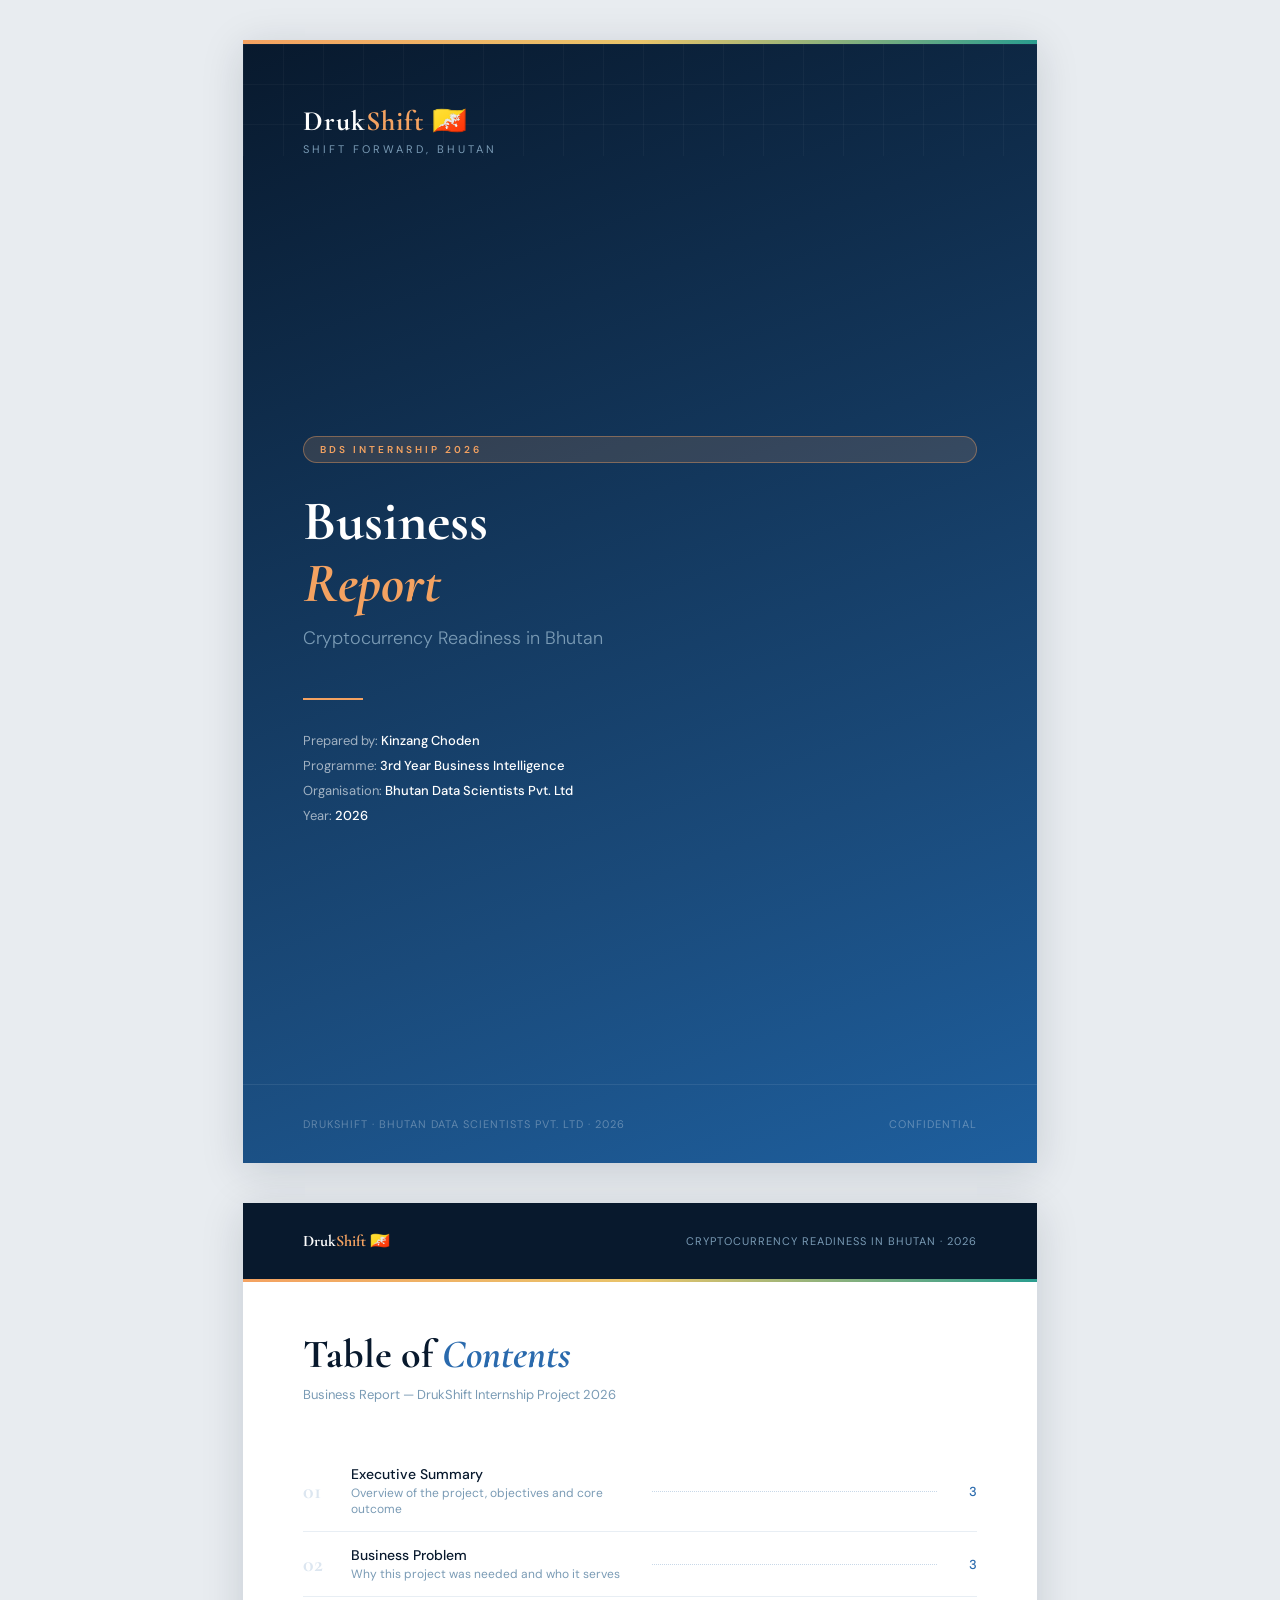
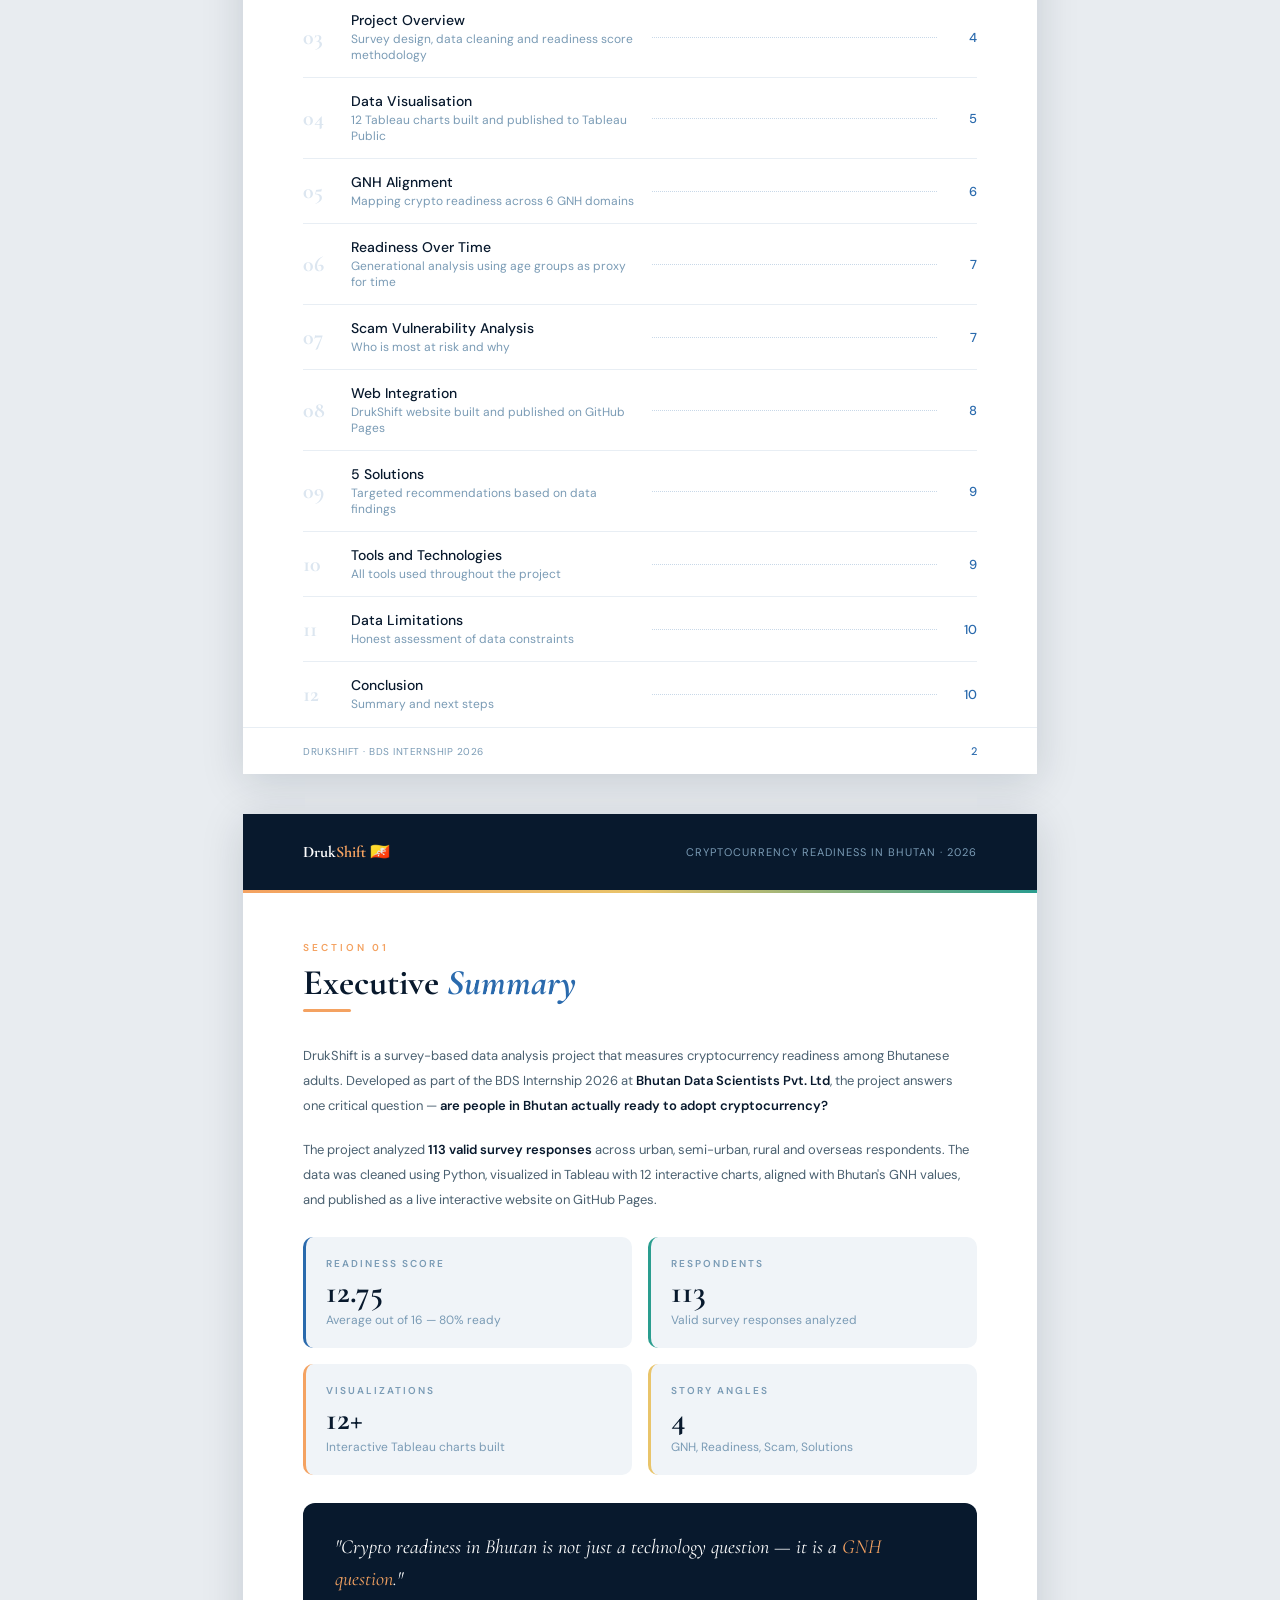
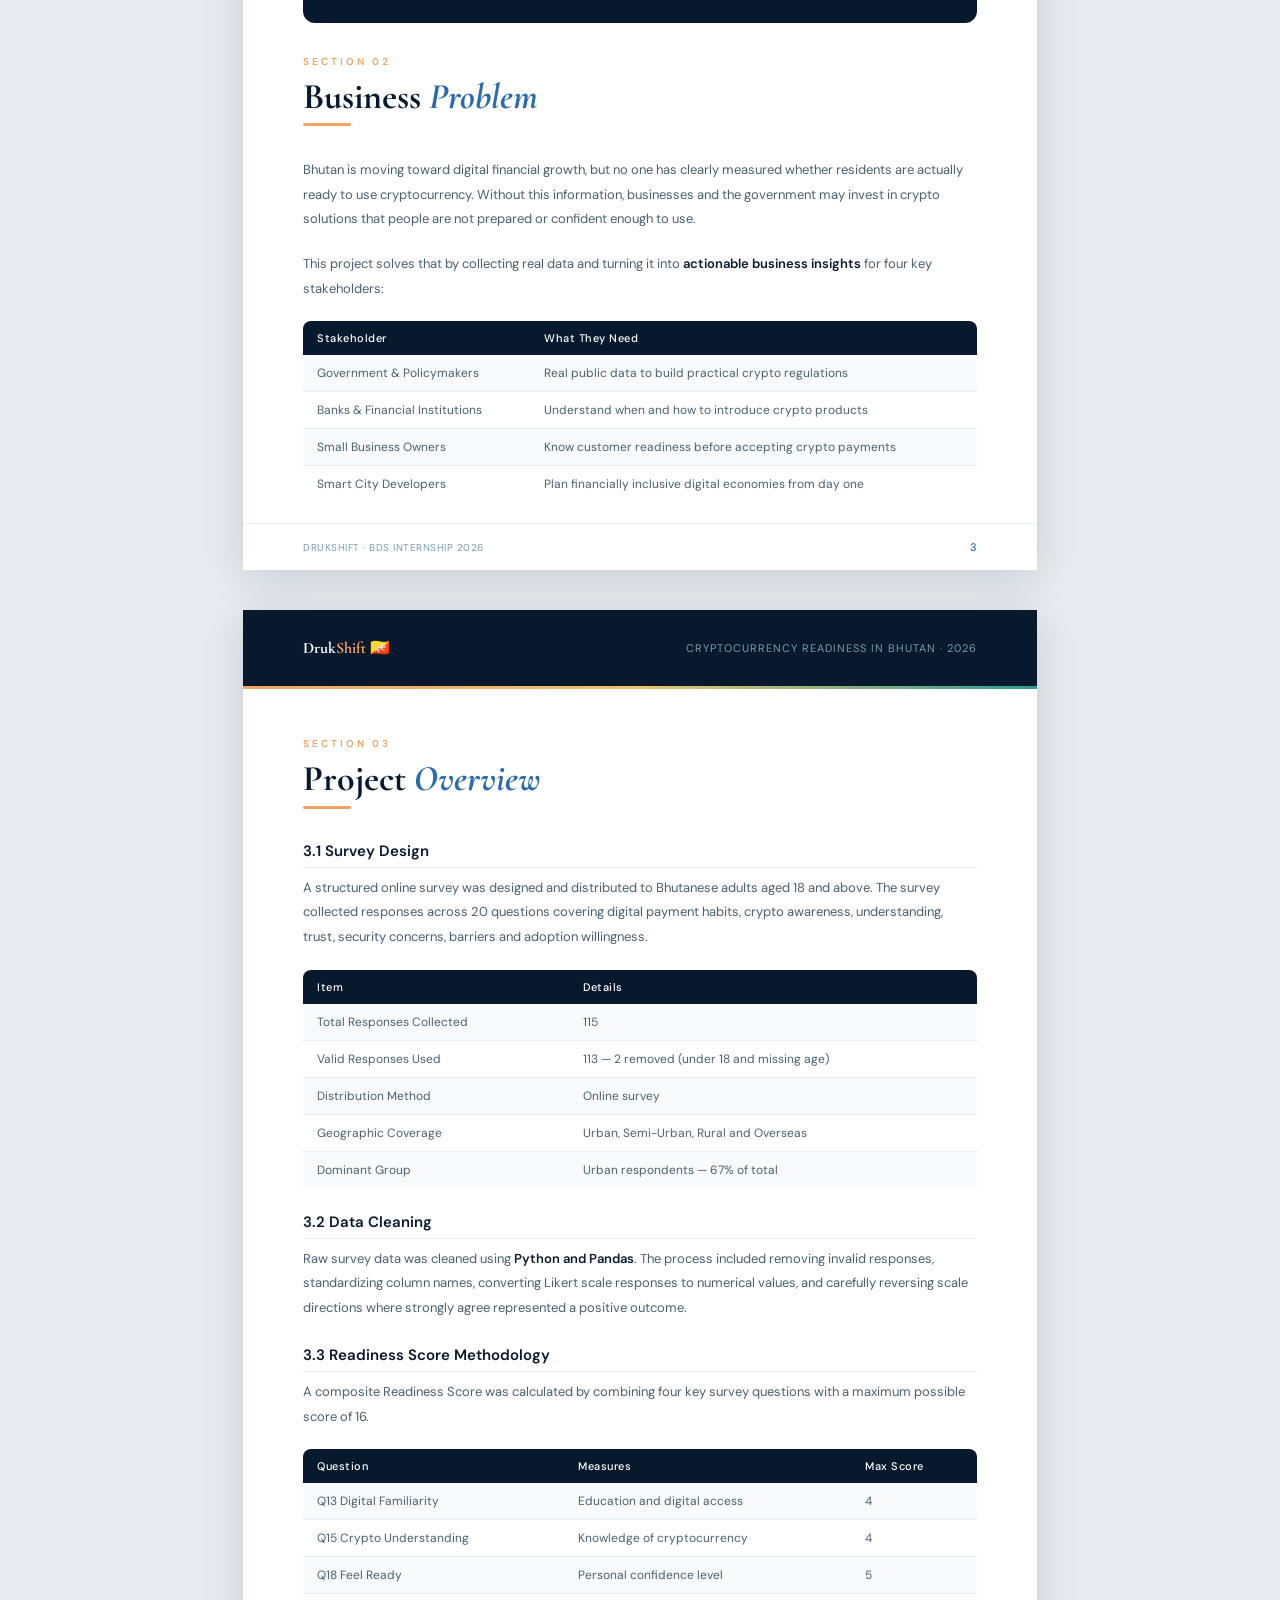
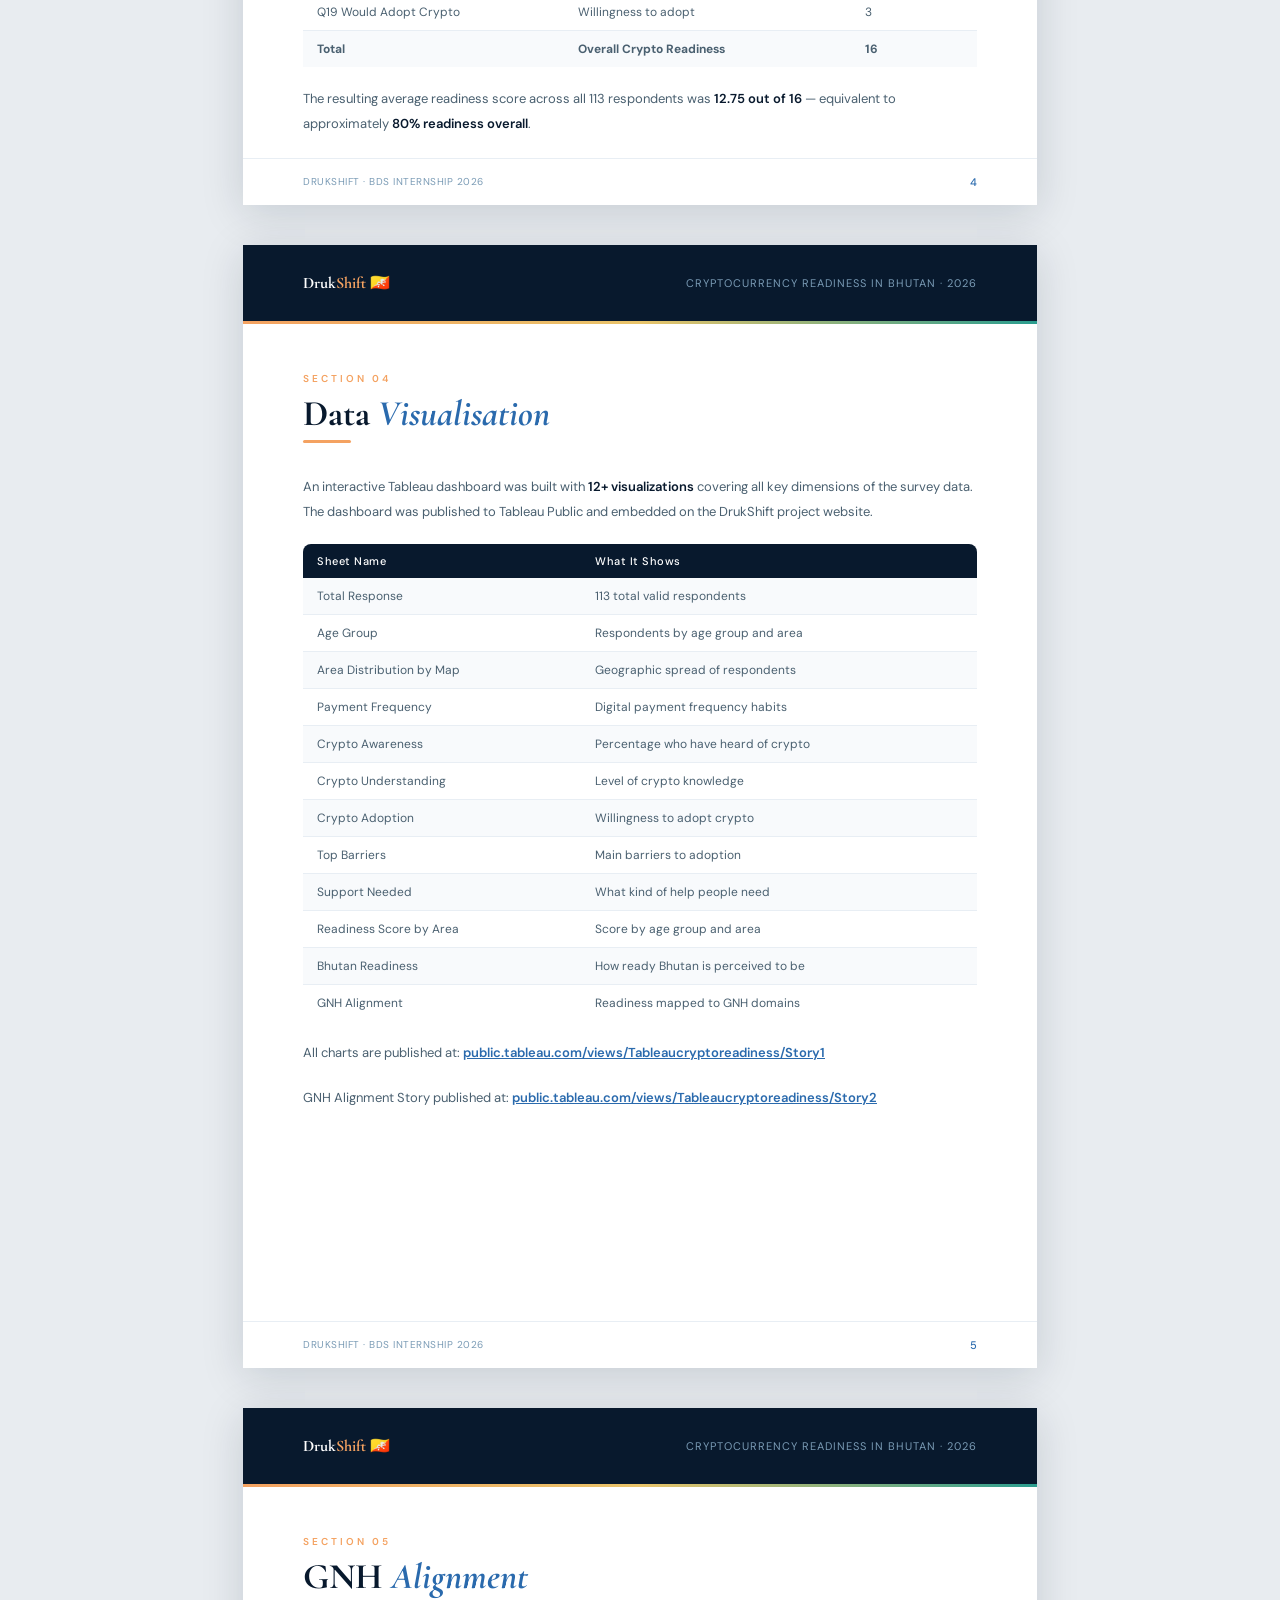
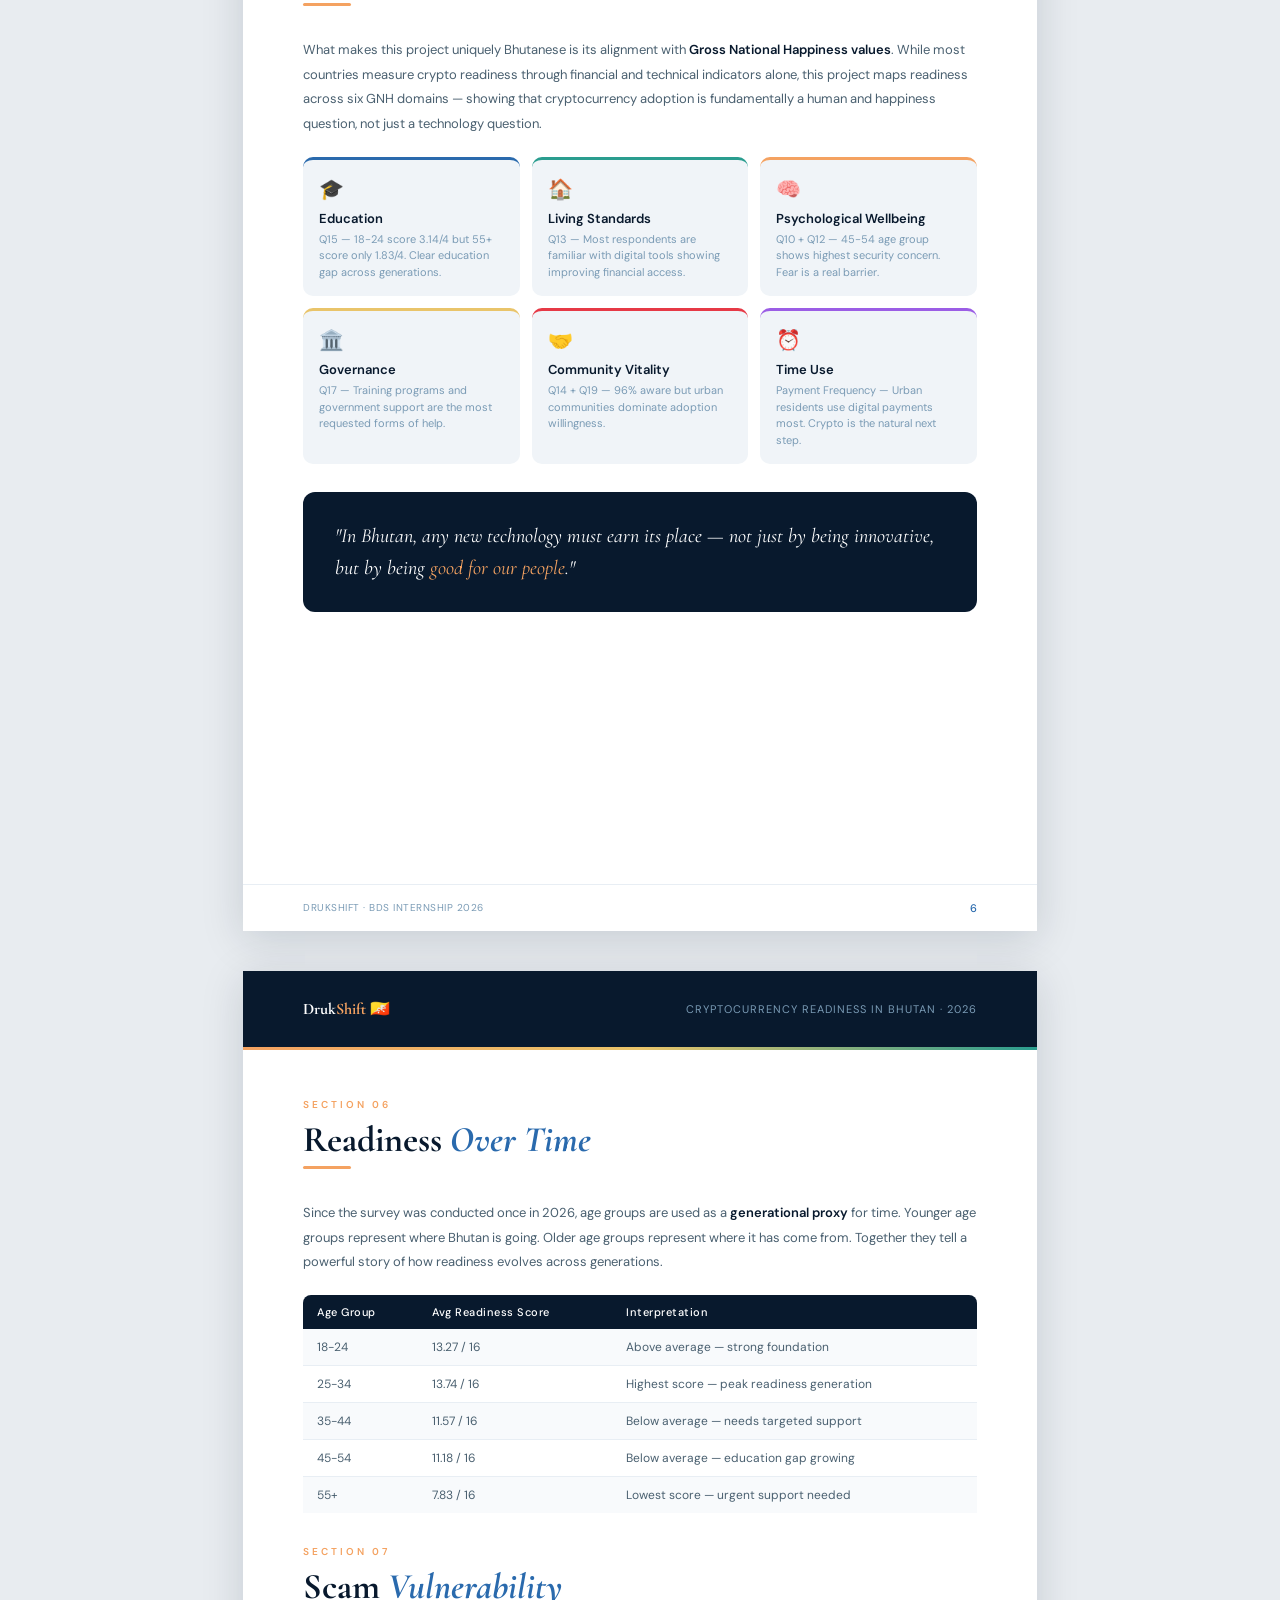
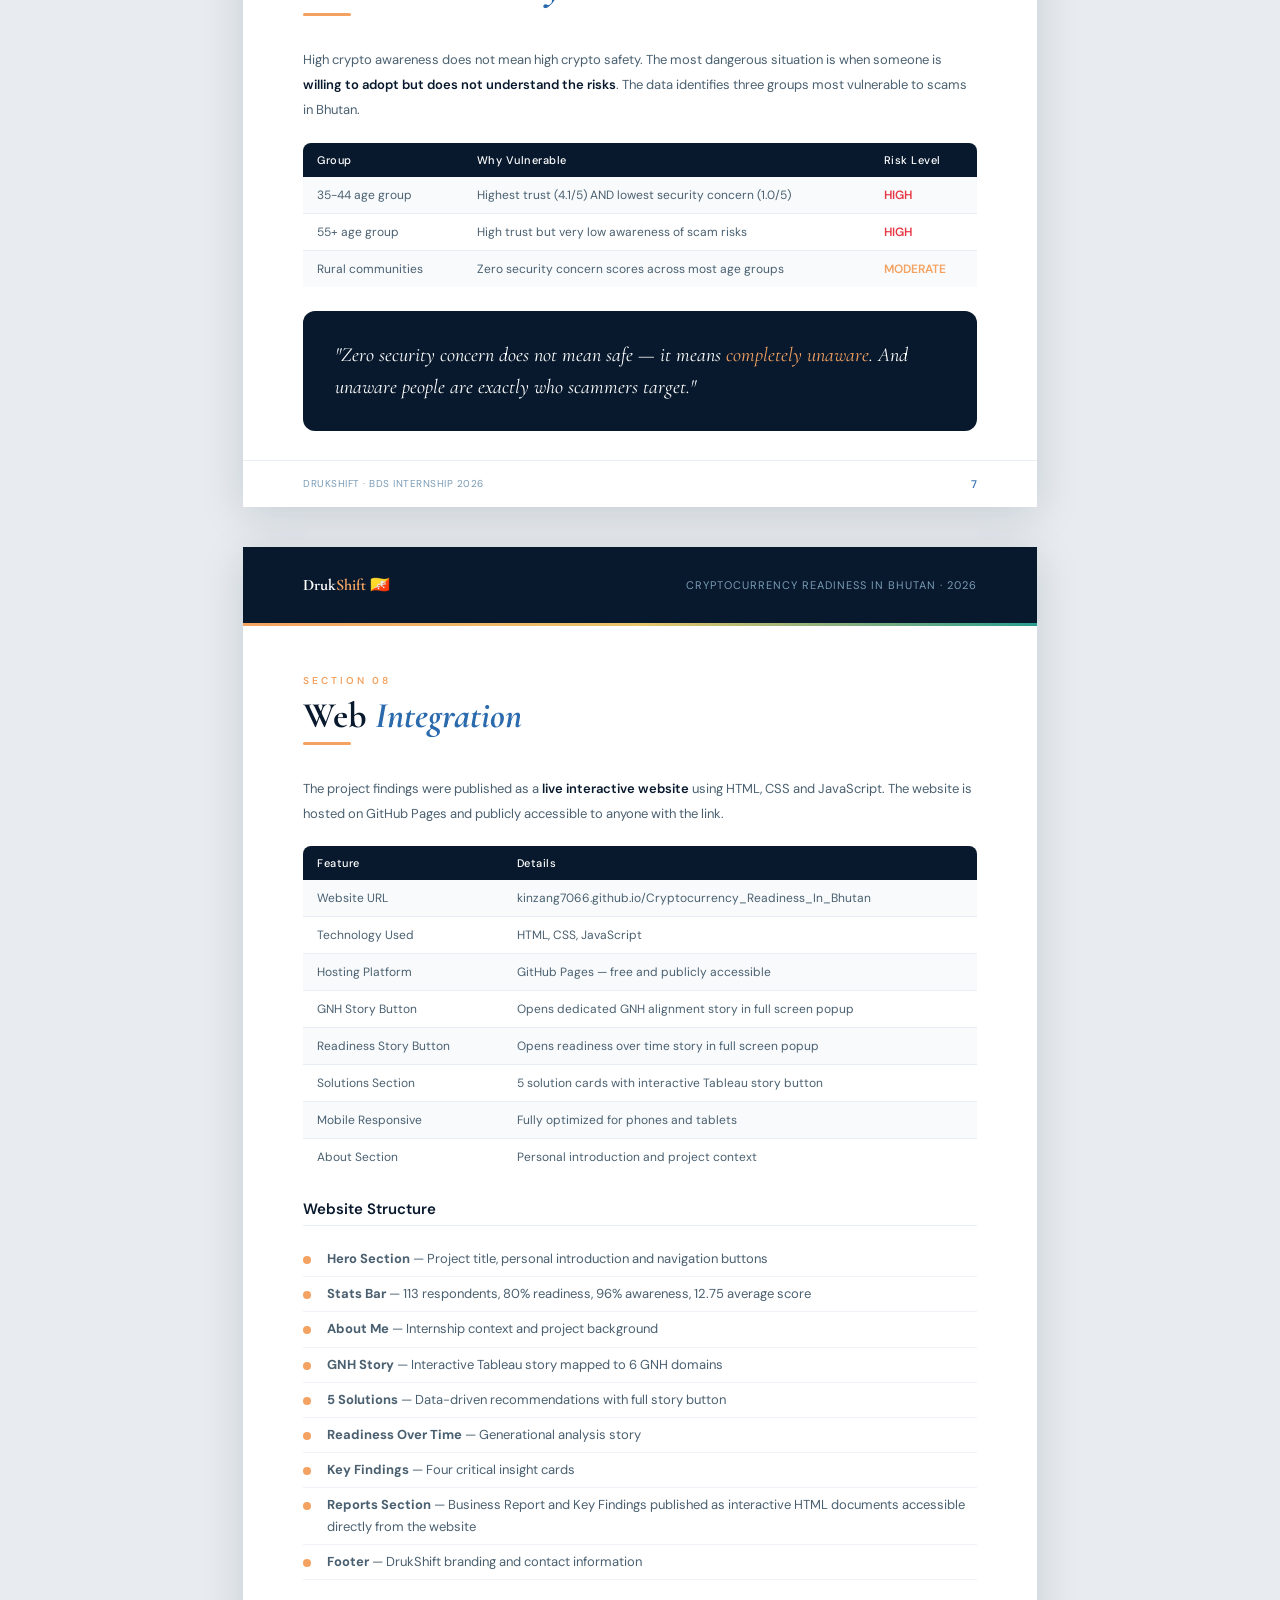
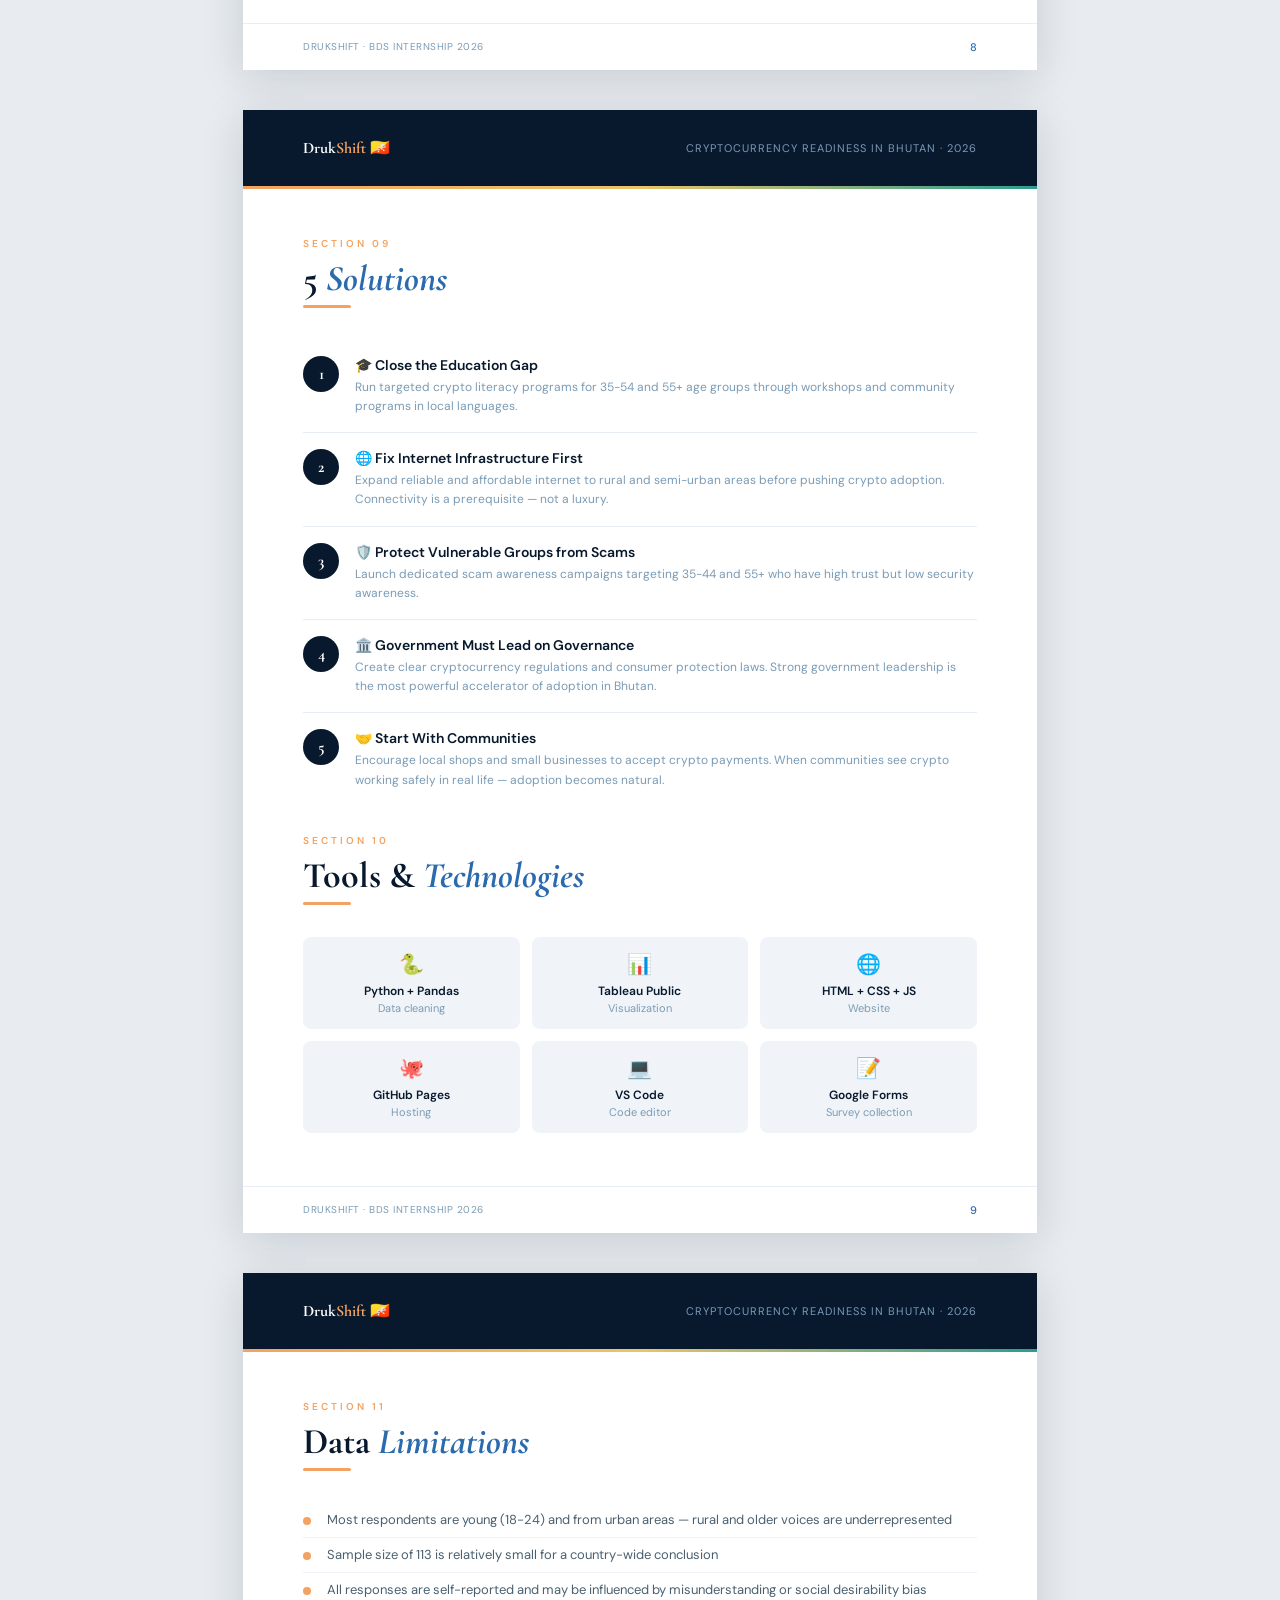
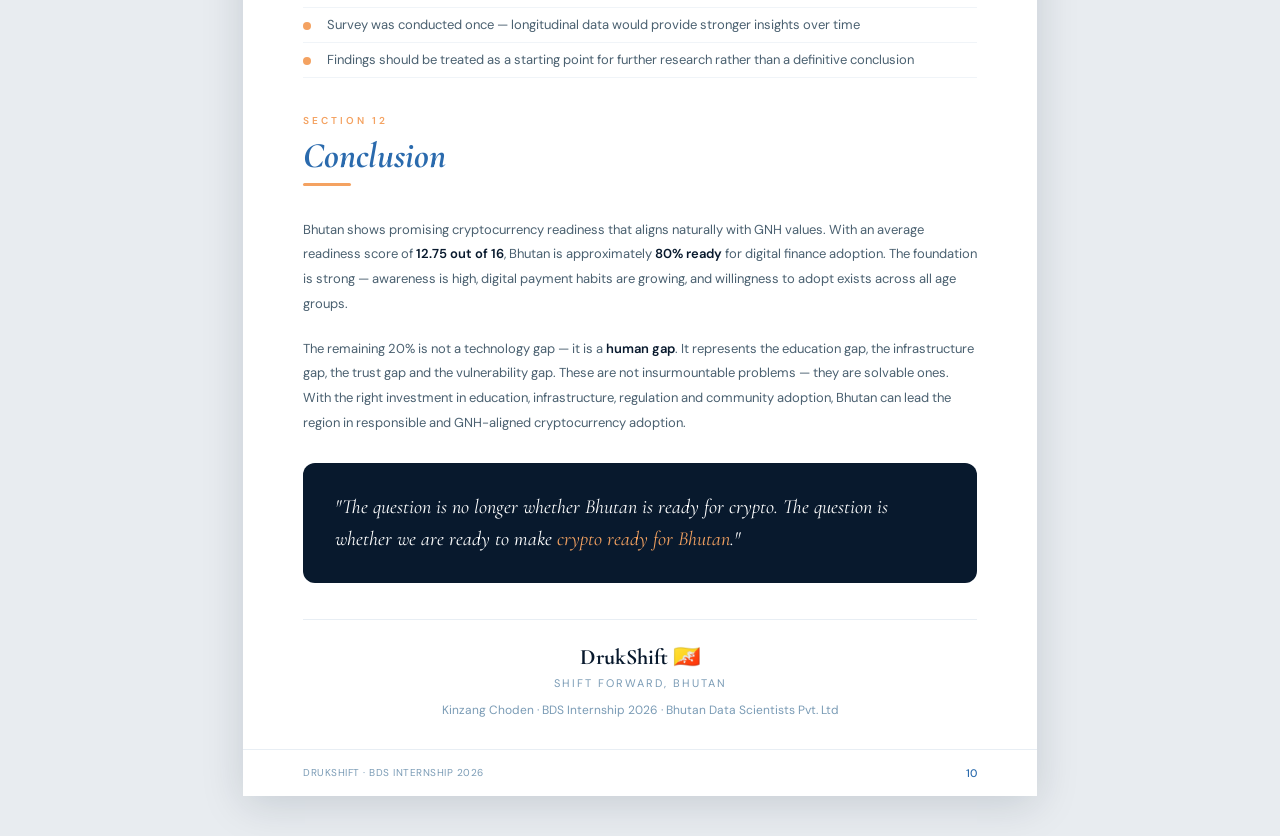
<file: BusinessReport.html>
<!DOCTYPE html>
<html lang="en">
<head>
    <meta charset="UTF-8">
    <meta name="viewport" content="width=device-width, initial-scale=1.0">
    <title>DrukShift — Business Report 2026</title>
    <link href="https://fonts.googleapis.com/css2?family=Cormorant+Garamond:ital,wght@0,400;0,600;0,700;1,400;1,700&family=DM+Sans:wght@300;400;500;600&display=swap" rel="stylesheet">
    <style>
        * { margin: 0; padding: 0; box-sizing: border-box; }

        :root {
            --navy: #08192d;
            --blue: #1a4a7a;
            --mid: #2a6aad;
            --accent: #f4a261;
            --teal: #2a9d8f;
            --gold: #e9c46a;
            --red: #e63946;
            --light: #f0f4f8;
            --muted: #7a9bb5;
            --white: #ffffff;
        }

        body {
            font-family: 'DM Sans', sans-serif;
            background: #e8ecf0;
            color: var(--navy);
        }

        /* PAGE SYSTEM */
        .page {
            width: 794px;
            min-height: 1123px;
            background: var(--white);
            margin: 40px auto;
            position: relative;
            overflow: hidden;
            box-shadow: 0 8px 40px rgba(8,25,45,0.15);
        }

        /* COVER PAGE */
        .cover {
            background: linear-gradient(160deg, var(--navy) 0%, var(--blue) 70%, #1e5f9e 100%);
            display: flex;
            flex-direction: column;
            justify-content: space-between;
            padding: 0;
        }

        .cover-top {
            padding: 60px 60px 0;
            position: relative;
        }

        .cover-grid {
            position: absolute;
            inset: 0;
            background-image:
                linear-gradient(rgba(255,255,255,0.03) 1px, transparent 1px),
                linear-gradient(90deg, rgba(255,255,255,0.03) 1px, transparent 1px);
            background-size: 40px 40px;
        }

        .cover-logo {
            font-family: 'Cormorant Garamond', serif;
            font-size: 28px;
            font-weight: 700;
            color: var(--white);
            letter-spacing: 1px;
            position: relative;
            z-index: 2;
        }

        .cover-logo span { color: var(--accent); }

        .cover-tagline {
            font-size: 11px;
            color: var(--muted);
            letter-spacing: 3px;
            text-transform: uppercase;
            margin-top: 4px;
            position: relative;
            z-index: 2;
        }

        .cover-main {
            padding: 80px 60px 60px;
            position: relative;
            z-index: 2;
            flex: 1;
            display: flex;
            flex-direction: column;
            justify-content: center;
        }

        .cover-badge {
            display: inline-block;
            background: rgba(244,162,97,0.15);
            border: 1px solid rgba(244,162,97,0.4);
            color: var(--accent);
            font-size: 10px;
            font-weight: 600;
            letter-spacing: 3px;
            text-transform: uppercase;
            padding: 6px 16px;
            border-radius: 50px;
            margin-bottom: 28px;
        }

        .cover-title {
            font-family: 'Cormorant Garamond', serif;
            font-size: 56px;
            font-weight: 700;
            color: var(--white);
            line-height: 1.1;
            margin-bottom: 12px;
        }

        .cover-title em {
            font-style: italic;
            color: var(--accent);
        }

        .cover-subtitle {
            font-size: 18px;
            color: var(--muted);
            margin-bottom: 48px;
            font-weight: 300;
        }

        .cover-divider {
            width: 60px;
            height: 2px;
            background: var(--accent);
            margin-bottom: 32px;
        }

        .cover-meta {
            display: flex;
            flex-direction: column;
            gap: 8px;
        }

        .cover-meta-item {
            font-size: 13px;
            color: rgba(255,255,255,0.6);
        }

        .cover-meta-item strong {
            color: var(--white);
            font-weight: 500;
        }

        .cover-bottom {
            padding: 32px 60px;
            border-top: 1px solid rgba(255,255,255,0.08);
            display: flex;
            justify-content: space-between;
            align-items: center;
        }

        .cover-bottom-text {
            font-size: 11px;
            color: rgba(255,255,255,0.3);
            letter-spacing: 1px;
        }

        .cover-accent-bar {
            width: 100%;
            height: 4px;
            background: linear-gradient(90deg, var(--accent), var(--gold), var(--teal));
        }

        /* CONTENT PAGES */
        .content-page {
            padding: 0;
        }

        .page-header {
            background: var(--navy);
            padding: 28px 60px;
            display: flex;
            justify-content: space-between;
            align-items: center;
        }

        .page-header-logo {
            font-family: 'Cormorant Garamond', serif;
            font-size: 16px;
            font-weight: 700;
            color: var(--white);
        }

        .page-header-logo span { color: var(--accent); }

        .page-header-info {
            font-size: 11px;
            color: var(--muted);
            letter-spacing: 1px;
        }

        .page-accent-bar {
            width: 100%;
            height: 3px;
            background: linear-gradient(90deg, var(--accent), var(--gold), var(--teal));
        }

        .page-body {
            padding: 48px 60px;
        }

        /* TABLE OF CONTENTS */
        .toc-title {
            font-family: 'Cormorant Garamond', serif;
            font-size: 40px;
            font-weight: 700;
            color: var(--navy);
            margin-bottom: 8px;
        }

        .toc-title em { font-style: italic; color: var(--mid); }

        .toc-sub {
            font-size: 13px;
            color: var(--muted);
            margin-bottom: 48px;
        }

        .toc-item {
            display: flex;
            align-items: center;
            padding: 14px 0;
            border-bottom: 0.5px solid #e8eef4;
            cursor: pointer;
            transition: all 0.2s;
        }

        .toc-item:hover { background: #f8fafc; margin: 0 -20px; padding: 14px 20px; border-radius: 8px; border-bottom: 0.5px solid transparent; }

        .toc-num {
            font-family: 'Cormorant Garamond', serif;
            font-size: 22px;
            font-weight: 700;
            color: #dce6f0;
            width: 48px;
            flex-shrink: 0;
        }

        .toc-text { flex: 1; }

        .toc-section { font-size: 14px; font-weight: 500; color: var(--navy); }
        .toc-desc { font-size: 12px; color: var(--muted); margin-top: 2px; }

        .toc-dots {
            flex: 1;
            border-bottom: 1px dotted #c8d8e8;
            margin: 0 16px;
            height: 1px;
            align-self: center;
        }

        .toc-page {
            font-size: 13px;
            font-weight: 500;
            color: var(--mid);
            width: 24px;
            text-align: right;
        }

        /* SECTION HEADERS */
        .section-tag {
            font-size: 10px;
            font-weight: 600;
            letter-spacing: 3px;
            text-transform: uppercase;
            color: var(--accent);
            margin-bottom: 8px;
            display: block;
        }

        .section-title {
            font-family: 'Cormorant Garamond', serif;
            font-size: 36px;
            font-weight: 700;
            color: var(--navy);
            margin-bottom: 6px;
            line-height: 1.15;
        }

        .section-title em { font-style: italic; color: var(--mid); }

        .section-divider {
            width: 48px;
            height: 3px;
            background: var(--accent);
            margin-bottom: 32px;
            border-radius: 2px;
        }

        /* BODY TEXT */
        .body-text {
            font-size: 13px;
            color: #4a6070;
            line-height: 1.9;
            margin-bottom: 20px;
        }

        .body-text strong { color: var(--navy); font-weight: 600; }

        /* HIGHLIGHT BOX */
        .highlight-box {
            background: var(--navy);
            border-radius: 12px;
            padding: 28px 32px;
            margin: 28px 0;
        }

        .highlight-box p {
            font-family: 'Cormorant Garamond', serif;
            font-size: 20px;
            font-style: italic;
            color: var(--white);
            line-height: 1.6;
        }

        .highlight-box p em { color: var(--accent); }

        /* INFO CARDS */
        .cards-grid {
            display: grid;
            grid-template-columns: repeat(2, 1fr);
            gap: 16px;
            margin: 24px 0;
        }

        .info-card {
            background: var(--light);
            border-radius: 10px;
            padding: 20px;
            border-left: 3px solid var(--mid);
        }

        .info-card:nth-child(2) { border-left-color: var(--teal); }
        .info-card:nth-child(3) { border-left-color: var(--accent); }
        .info-card:nth-child(4) { border-left-color: var(--gold); }

        .info-card-label {
            font-size: 10px;
            font-weight: 600;
            letter-spacing: 2px;
            text-transform: uppercase;
            color: var(--muted);
            margin-bottom: 6px;
        }

        .info-card-value {
            font-family: 'Cormorant Garamond', serif;
            font-size: 32px;
            font-weight: 700;
            color: var(--navy);
            line-height: 1;
            margin-bottom: 4px;
        }

        .info-card-desc {
            font-size: 12px;
            color: var(--muted);
        }

        /* TABLE */
        .data-table {
            width: 100%;
            border-collapse: collapse;
            margin: 20px 0;
            font-size: 12px;
        }

        .data-table th {
            background: var(--navy);
            color: var(--white);
            padding: 10px 14px;
            text-align: left;
            font-weight: 500;
            font-size: 11px;
            letter-spacing: 0.5px;
        }

        .data-table th:first-child { border-radius: 8px 0 0 0; }
        .data-table th:last-child { border-radius: 0 8px 0 0; }

        .data-table td {
            padding: 10px 14px;
            border-bottom: 0.5px solid #e8eef4;
            color: #4a6070;
        }

        .data-table tr:nth-child(even) td { background: #f8fafc; }
        .data-table tr:last-child td { border-bottom: none; }

        /* BULLET LIST */
        .bullet-list {
            list-style: none;
            margin: 16px 0;
        }

        .bullet-list li {
            font-size: 13px;
            color: #4a6070;
            line-height: 1.7;
            padding: 6px 0 6px 24px;
            position: relative;
            border-bottom: 0.5px solid #f0f4f8;
        }

        .bullet-list li::before {
            content: '';
            position: absolute;
            left: 0;
            top: 14px;
            width: 8px;
            height: 8px;
            border-radius: 50%;
            background: var(--accent);
        }

        /* SUB HEADING */
        .sub-heading {
            font-size: 15px;
            font-weight: 600;
            color: var(--navy);
            margin: 24px 0 8px;
            padding-bottom: 6px;
            border-bottom: 1px solid #e8eef4;
        }

        /* TOOLS GRID */
        .tools-grid {
            display: grid;
            grid-template-columns: repeat(3, 1fr);
            gap: 12px;
            margin: 20px 0;
        }

        .tool-item {
            background: var(--light);
            border-radius: 8px;
            padding: 14px 16px;
            text-align: center;
        }

        .tool-icon { font-size: 20px; margin-bottom: 6px; }
        .tool-name { font-size: 12px; font-weight: 600; color: var(--navy); }
        .tool-use { font-size: 11px; color: var(--muted); margin-top: 2px; }

        /* PAGE FOOTER */
        .page-footer {
            position: absolute;
            bottom: 0;
            left: 0;
            right: 0;
            padding: 16px 60px;
            display: flex;
            justify-content: space-between;
            align-items: center;
            border-top: 0.5px solid #e8eef4;
        }

        .page-footer-text {
            font-size: 10px;
            color: var(--muted);
            letter-spacing: 0.5px;
        }

        .page-num {
            font-size: 11px;
            font-weight: 500;
            color: var(--mid);
        }

        /* GNH TABLE */
        .gnh-grid {
            display: grid;
            grid-template-columns: repeat(3, 1fr);
            gap: 12px;
            margin: 20px 0;
        }

        .gnh-card {
            background: var(--light);
            border-radius: 10px;
            padding: 16px;
            border-top: 3px solid var(--mid);
        }

        .gnh-card:nth-child(2) { border-top-color: var(--teal); }
        .gnh-card:nth-child(3) { border-top-color: var(--accent); }
        .gnh-card:nth-child(4) { border-top-color: var(--gold); }
        .gnh-card:nth-child(5) { border-top-color: var(--red); }
        .gnh-card:nth-child(6) { border-top-color: #9b5de5; }

        .gnh-icon { font-size: 20px; margin-bottom: 8px; }
        .gnh-domain { font-size: 13px; font-weight: 600; color: var(--navy); margin-bottom: 4px; }
        .gnh-connection { font-size: 11px; color: var(--muted); line-height: 1.5; }

        /* SOLUTION CARDS */
        .solution-list { margin: 20px 0; }

        .solution-item {
            display: flex;
            gap: 16px;
            padding: 16px 0;
            border-bottom: 0.5px solid #e8eef4;
        }

        .solution-num-box {
            width: 36px;
            height: 36px;
            border-radius: 50%;
            background: var(--navy);
            color: var(--white);
            font-family: 'Cormorant Garamond', serif;
            font-size: 16px;
            font-weight: 700;
            display: flex;
            align-items: center;
            justify-content: center;
            flex-shrink: 0;
        }

        .solution-content h4 {
            font-size: 14px;
            font-weight: 600;
            color: var(--navy);
            margin-bottom: 4px;
        }

        .solution-content p {
            font-size: 12px;
            color: var(--muted);
            line-height: 1.6;
        }

        @media print {
            body { background: white; }
            .page { margin: 0; box-shadow: none; }
        }
    </style>
</head>
<body>

<!-- ═══════════════════════════════════
     PAGE 1 — COVER
═══════════════════════════════════ -->
<div class="page cover">
    <div class="cover-accent-bar"></div>
    <div class="cover-top">
        <div class="cover-grid"></div>
        <div class="cover-logo" style="position:relative;z-index:2;">Druk<span>Shift</span> 🇧🇹</div>
        <div class="cover-tagline" style="position:relative;z-index:2;">Shift Forward, Bhutan</div>
    </div>

    <div class="cover-main">
        <div class="cover-badge">BDS Internship 2026</div>
        <div class="cover-title">
            Business<br><em>Report</em>
        </div>
        <div class="cover-subtitle">Cryptocurrency Readiness in Bhutan</div>
        <div class="cover-divider"></div>
        <div class="cover-meta">
            <div class="cover-meta-item">Prepared by: <strong>Kinzang Choden</strong></div>
            <div class="cover-meta-item">Programme: <strong>3rd Year Business Intelligence</strong></div>
            <div class="cover-meta-item">Organisation: <strong>Bhutan Data Scientists Pvt. Ltd</strong></div>
            <div class="cover-meta-item">Year: <strong>2026</strong></div>
        </div>
    </div>

    <div class="cover-bottom">
        <div class="cover-bottom-text">DRUKSHIFT · BHUTAN DATA SCIENTISTS PVT. LTD · 2026</div>
        <div class="cover-bottom-text">CONFIDENTIAL</div>
    </div>
</div>

<!-- ═══════════════════════════════════
     PAGE 2 — TABLE OF CONTENTS
═══════════════════════════════════ -->
<div class="page content-page">
    <div class="page-header">
        <div class="page-header-logo">Druk<span>Shift</span> 🇧🇹</div>
        <div class="page-header-info">CRYPTOCURRENCY READINESS IN BHUTAN · 2026</div>
    </div>
    <div class="page-accent-bar"></div>
    <div class="page-body">
        <div class="toc-title">Table of <em>Contents</em></div>
        <div class="toc-sub">Business Report — DrukShift Internship Project 2026</div>

        <div class="toc-item">
            <div class="toc-num">01</div>
            <div class="toc-text">
                <div class="toc-section">Executive Summary</div>
                <div class="toc-desc">Overview of the project, objectives and core outcome</div>
            </div>
            <div class="toc-dots"></div>
            <div class="toc-page">3</div>
        </div>

        <div class="toc-item">
            <div class="toc-num">02</div>
            <div class="toc-text">
                <div class="toc-section">Business Problem</div>
                <div class="toc-desc">Why this project was needed and who it serves</div>
            </div>
            <div class="toc-dots"></div>
            <div class="toc-page">3</div>
        </div>

        <div class="toc-item">
            <div class="toc-num">03</div>
            <div class="toc-text">
                <div class="toc-section">Project Overview</div>
                <div class="toc-desc">Survey design, data cleaning and readiness score methodology</div>
            </div>
            <div class="toc-dots"></div>
            <div class="toc-page">4</div>
        </div>

        <div class="toc-item">
            <div class="toc-num">04</div>
            <div class="toc-text">
                <div class="toc-section">Data Visualisation</div>
                <div class="toc-desc">12 Tableau charts built and published to Tableau Public</div>
            </div>
            <div class="toc-dots"></div>
            <div class="toc-page">5</div>
        </div>

        <div class="toc-item">
            <div class="toc-num">05</div>
            <div class="toc-text">
                <div class="toc-section">GNH Alignment</div>
                <div class="toc-desc">Mapping crypto readiness across 6 GNH domains</div>
            </div>
            <div class="toc-dots"></div>
            <div class="toc-page">6</div>
        </div>

        <div class="toc-item">
            <div class="toc-num">06</div>
            <div class="toc-text">
                <div class="toc-section">Readiness Over Time</div>
                <div class="toc-desc">Generational analysis using age groups as proxy for time</div>
            </div>
            <div class="toc-dots"></div>
            <div class="toc-page">7</div>
        </div>

        <div class="toc-item">
            <div class="toc-num">07</div>
            <div class="toc-text">
                <div class="toc-section">Scam Vulnerability Analysis</div>
                <div class="toc-desc">Who is most at risk and why</div>
            </div>
            <div class="toc-dots"></div>
            <div class="toc-page">7</div>
        </div>

        <div class="toc-item">
            <div class="toc-num">08</div>
            <div class="toc-text">
                <div class="toc-section">Web Integration</div>
                <div class="toc-desc">DrukShift website built and published on GitHub Pages</div>
            </div>
            <div class="toc-dots"></div>
            <div class="toc-page">8</div>
        </div>

        <div class="toc-item">
            <div class="toc-num">09</div>
            <div class="toc-text">
                <div class="toc-section">5 Solutions</div>
                <div class="toc-desc">Targeted recommendations based on data findings</div>
            </div>
            <div class="toc-dots"></div>
            <div class="toc-page">9</div>
        </div>

        <div class="toc-item">
            <div class="toc-num">10</div>
            <div class="toc-text">
                <div class="toc-section">Tools and Technologies</div>
                <div class="toc-desc">All tools used throughout the project</div>
            </div>
            <div class="toc-dots"></div>
            <div class="toc-page">9</div>
        </div>

        <div class="toc-item">
            <div class="toc-num">11</div>
            <div class="toc-text">
                <div class="toc-section">Data Limitations</div>
                <div class="toc-desc">Honest assessment of data constraints</div>
            </div>
            <div class="toc-dots"></div>
            <div class="toc-page">10</div>
        </div>

        <div class="toc-item" style="border-bottom:none;">
            <div class="toc-num">12</div>
            <div class="toc-text">
                <div class="toc-section">Conclusion</div>
                <div class="toc-desc">Summary and next steps</div>
            </div>
            <div class="toc-dots"></div>
            <div class="toc-page">10</div>
        </div>
    </div>
    <div class="page-footer">
        <div class="page-footer-text">DRUKSHIFT · BDS INTERNSHIP 2026</div>
        <div class="page-num">2</div>
    </div>
</div>

<!-- ═══════════════════════════════════
     PAGE 3 — EXECUTIVE SUMMARY + PROBLEM
═══════════════════════════════════ -->
<div class="page content-page">
    <div class="page-header">
        <div class="page-header-logo">Druk<span>Shift</span> 🇧🇹</div>
        <div class="page-header-info">CRYPTOCURRENCY READINESS IN BHUTAN · 2026</div>
    </div>
    <div class="page-accent-bar"></div>
    <div class="page-body">

        <span class="section-tag">Section 01</span>
        <div class="section-title">Executive <em>Summary</em></div>
        <div class="section-divider"></div>

        <p class="body-text">DrukShift is a survey-based data analysis project that measures cryptocurrency readiness among Bhutanese adults. Developed as part of the BDS Internship 2026 at <strong>Bhutan Data Scientists Pvt. Ltd</strong>, the project answers one critical question — <strong>are people in Bhutan actually ready to adopt cryptocurrency?</strong></p>

        <p class="body-text">The project analyzed <strong>113 valid survey responses</strong> across urban, semi-urban, rural and overseas respondents. The data was cleaned using Python, visualized in Tableau with 12 interactive charts, aligned with Bhutan's GNH values, and published as a live interactive website on GitHub Pages.</p>

        <div class="cards-grid">
            <div class="info-card">
                <div class="info-card-label">Readiness Score</div>
                <div class="info-card-value">12.75</div>
                <div class="info-card-desc">Average out of 16 — 80% ready</div>
            </div>
            <div class="info-card">
                <div class="info-card-label">Respondents</div>
                <div class="info-card-value">113</div>
                <div class="info-card-desc">Valid survey responses analyzed</div>
            </div>
            <div class="info-card">
                <div class="info-card-label">Visualizations</div>
                <div class="info-card-value">12+</div>
                <div class="info-card-desc">Interactive Tableau charts built</div>
            </div>
            <div class="info-card">
                <div class="info-card-label">Story Angles</div>
                <div class="info-card-value">4</div>
                <div class="info-card-desc">GNH, Readiness, Scam, Solutions</div>
            </div>
        </div>

        <div class="highlight-box">
            <p>"Crypto readiness in Bhutan is not just a technology question — it is a <em>GNH question</em>."</p>
        </div>

        <span class="section-tag" style="margin-top:32px;">Section 02</span>
        <div class="section-title">Business <em>Problem</em></div>
        <div class="section-divider"></div>

        <p class="body-text">Bhutan is moving toward digital financial growth, but no one has clearly measured whether residents are actually ready to use cryptocurrency. Without this information, businesses and the government may invest in crypto solutions that people are not prepared or confident enough to use.</p>

        <p class="body-text">This project solves that by collecting real data and turning it into <strong>actionable business insights</strong> for four key stakeholders:</p>

        <table class="data-table">
            <tr>
                <th>Stakeholder</th>
                <th>What They Need</th>
            </tr>
            <tr><td>Government & Policymakers</td><td>Real public data to build practical crypto regulations</td></tr>
            <tr><td>Banks & Financial Institutions</td><td>Understand when and how to introduce crypto products</td></tr>
            <tr><td>Small Business Owners</td><td>Know customer readiness before accepting crypto payments</td></tr>
            <tr><td>Smart City Developers</td><td>Plan financially inclusive digital economies from day one</td></tr>
        </table>
    </div>
    <div class="page-footer">
        <div class="page-footer-text">DRUKSHIFT · BDS INTERNSHIP 2026</div>
        <div class="page-num">3</div>
    </div>
</div>

<!-- ═══════════════════════════════════
     PAGE 4 — PROJECT OVERVIEW
═══════════════════════════════════ -->
<div class="page content-page">
    <div class="page-header">
        <div class="page-header-logo">Druk<span>Shift</span> 🇧🇹</div>
        <div class="page-header-info">CRYPTOCURRENCY READINESS IN BHUTAN · 2026</div>
    </div>
    <div class="page-accent-bar"></div>
    <div class="page-body">

        <span class="section-tag">Section 03</span>
        <div class="section-title">Project <em>Overview</em></div>
        <div class="section-divider"></div>

        <div class="sub-heading">3.1 Survey Design</div>
        <p class="body-text">A structured online survey was designed and distributed to Bhutanese adults aged 18 and above. The survey collected responses across 20 questions covering digital payment habits, crypto awareness, understanding, trust, security concerns, barriers and adoption willingness.</p>

        <table class="data-table">
            <tr><th>Item</th><th>Details</th></tr>
            <tr><td>Total Responses Collected</td><td>115</td></tr>
            <tr><td>Valid Responses Used</td><td>113 — 2 removed (under 18 and missing age)</td></tr>
            <tr><td>Distribution Method</td><td>Online survey</td></tr>
            <tr><td>Geographic Coverage</td><td>Urban, Semi-Urban, Rural and Overseas</td></tr>
            <tr><td>Dominant Group</td><td>Urban respondents — 67% of total</td></tr>
        </table>

        <div class="sub-heading">3.2 Data Cleaning</div>
        <p class="body-text">Raw survey data was cleaned using <strong>Python and Pandas</strong>. The process included removing invalid responses, standardizing column names, converting Likert scale responses to numerical values, and carefully reversing scale directions where strongly agree represented a positive outcome.</p>

        <div class="sub-heading">3.3 Readiness Score Methodology</div>
        <p class="body-text">A composite Readiness Score was calculated by combining four key survey questions with a maximum possible score of 16.</p>

        <table class="data-table">
            <tr><th>Question</th><th>Measures</th><th>Max Score</th></tr>
            <tr><td>Q13 Digital Familiarity</td><td>Education and digital access</td><td>4</td></tr>
            <tr><td>Q15 Crypto Understanding</td><td>Knowledge of cryptocurrency</td><td>4</td></tr>
            <tr><td>Q18 Feel Ready</td><td>Personal confidence level</td><td>5</td></tr>
            <tr><td>Q19 Would Adopt Crypto</td><td>Willingness to adopt</td><td>3</td></tr>
            <tr><td><strong>Total</strong></td><td><strong>Overall Crypto Readiness</strong></td><td><strong>16</strong></td></tr>
        </table>

        <p class="body-text" style="margin-top:16px;">The resulting average readiness score across all 113 respondents was <strong>12.75 out of 16</strong> — equivalent to approximately <strong>80% readiness overall</strong>.</p>
    </div>
    <div class="page-footer">
        <div class="page-footer-text">DRUKSHIFT · BDS INTERNSHIP 2026</div>
        <div class="page-num">4</div>
    </div>
</div>

<!-- ═══════════════════════════════════
     PAGE 5 — VISUALISATION
═══════════════════════════════════ -->
<div class="page content-page">
    <div class="page-header">
        <div class="page-header-logo">Druk<span>Shift</span> 🇧🇹</div>
        <div class="page-header-info">CRYPTOCURRENCY READINESS IN BHUTAN · 2026</div>
    </div>
    <div class="page-accent-bar"></div>
    <div class="page-body">

        <span class="section-tag">Section 04</span>
        <div class="section-title">Data <em>Visualisation</em></div>
        <div class="section-divider"></div>

        <p class="body-text">An interactive Tableau dashboard was built with <strong>12+ visualizations</strong> covering all key dimensions of the survey data. The dashboard was published to Tableau Public and embedded on the DrukShift project website.</p>

        <table class="data-table">
            <tr><th>Sheet Name</th><th>What It Shows</th></tr>
            <tr><td>Total Response</td><td>113 total valid respondents</td></tr>
            <tr><td>Age Group</td><td>Respondents by age group and area</td></tr>
            <tr><td>Area Distribution by Map</td><td>Geographic spread of respondents</td></tr>
            <tr><td>Payment Frequency</td><td>Digital payment frequency habits</td></tr>
            <tr><td>Crypto Awareness</td><td>Percentage who have heard of crypto</td></tr>
            <tr><td>Crypto Understanding</td><td>Level of crypto knowledge</td></tr>
            <tr><td>Crypto Adoption</td><td>Willingness to adopt crypto</td></tr>
            <tr><td>Top Barriers</td><td>Main barriers to adoption</td></tr>
            <tr><td>Support Needed</td><td>What kind of help people need</td></tr>
            <tr><td>Readiness Score by Area</td><td>Score by age group and area</td></tr>
            <tr><td>Bhutan Readiness</td><td>How ready Bhutan is perceived to be</td></tr>
            <tr><td>GNH Alignment</td><td>Readiness mapped to GNH domains</td></tr>
        </table>

        <p class="body-text" style="margin-top:16px;">All charts are published at: <a href="https://public.tableau.com/views/Tableaucryptoreadiness/Story1" style="color:var(--mid);font-weight:600;">public.tableau.com/views/Tableaucryptoreadiness/Story1</a></p>

        <p class="body-text">GNH Alignment Story published at: <a href="https://public.tableau.com/views/Tableaucryptoreadiness/Story2" style="color:var(--mid);font-weight:600;">public.tableau.com/views/Tableaucryptoreadiness/Story2</a></p>
    </div>
    <div class="page-footer">
        <div class="page-footer-text">DRUKSHIFT · BDS INTERNSHIP 2026</div>
        <div class="page-num">5</div>
    </div>
</div>

<!-- ═══════════════════════════════════
     PAGE 6 — GNH ALIGNMENT
═══════════════════════════════════ -->
<div class="page content-page">
    <div class="page-header">
        <div class="page-header-logo">Druk<span>Shift</span> 🇧🇹</div>
        <div class="page-header-info">CRYPTOCURRENCY READINESS IN BHUTAN · 2026</div>
    </div>
    <div class="page-accent-bar"></div>
    <div class="page-body">

        <span class="section-tag">Section 05</span>
        <div class="section-title">GNH <em>Alignment</em></div>
        <div class="section-divider"></div>

        <p class="body-text">What makes this project uniquely Bhutanese is its alignment with <strong>Gross National Happiness values</strong>. While most countries measure crypto readiness through financial and technical indicators alone, this project maps readiness across six GNH domains — showing that cryptocurrency adoption is fundamentally a human and happiness question, not just a technology question.</p>

        <div class="gnh-grid">
            <div class="gnh-card">
                <div class="gnh-icon">🎓</div>
                <div class="gnh-domain">Education</div>
                <div class="gnh-connection">Q15 — 18-24 score 3.14/4 but 55+ score only 1.83/4. Clear education gap across generations.</div>
            </div>
            <div class="gnh-card">
                <div class="gnh-icon">🏠</div>
                <div class="gnh-domain">Living Standards</div>
                <div class="gnh-connection">Q13 — Most respondents are familiar with digital tools showing improving financial access.</div>
            </div>
            <div class="gnh-card">
                <div class="gnh-icon">🧠</div>
                <div class="gnh-domain">Psychological Wellbeing</div>
                <div class="gnh-connection">Q10 + Q12 — 45-54 age group shows highest security concern. Fear is a real barrier.</div>
            </div>
            <div class="gnh-card">
                <div class="gnh-icon">🏛️</div>
                <div class="gnh-domain">Governance</div>
                <div class="gnh-connection">Q17 — Training programs and government support are the most requested forms of help.</div>
            </div>
            <div class="gnh-card">
                <div class="gnh-icon">🤝</div>
                <div class="gnh-domain">Community Vitality</div>
                <div class="gnh-connection">Q14 + Q19 — 96% aware but urban communities dominate adoption willingness.</div>
            </div>
            <div class="gnh-card">
                <div class="gnh-icon">⏰</div>
                <div class="gnh-domain">Time Use</div>
                <div class="gnh-connection">Payment Frequency — Urban residents use digital payments most. Crypto is the natural next step.</div>
            </div>
        </div>

        <div class="highlight-box">
            <p>"In Bhutan, any new technology must earn its place — not just by being innovative, but by being <em>good for our people</em>."</p>
        </div>
    </div>
    <div class="page-footer">
        <div class="page-footer-text">DRUKSHIFT · BDS INTERNSHIP 2026</div>
        <div class="page-num">6</div>
    </div>
</div>

<!-- ═══════════════════════════════════
     PAGE 7 — READINESS + SCAM
═══════════════════════════════════ -->
<div class="page content-page">
    <div class="page-header">
        <div class="page-header-logo">Druk<span>Shift</span> 🇧🇹</div>
        <div class="page-header-info">CRYPTOCURRENCY READINESS IN BHUTAN · 2026</div>
    </div>
    <div class="page-accent-bar"></div>
    <div class="page-body">

        <span class="section-tag">Section 06</span>
        <div class="section-title">Readiness <em>Over Time</em></div>
        <div class="section-divider"></div>

        <p class="body-text">Since the survey was conducted once in 2026, age groups are used as a <strong>generational proxy</strong> for time. Younger age groups represent where Bhutan is going. Older age groups represent where it has come from. Together they tell a powerful story of how readiness evolves across generations.</p>

        <table class="data-table">
            <tr><th>Age Group</th><th>Avg Readiness Score</th><th>Interpretation</th></tr>
            <tr><td>18-24</td><td>13.27 / 16</td><td>Above average — strong foundation</td></tr>
            <tr><td>25-34</td><td>13.74 / 16</td><td>Highest score — peak readiness generation</td></tr>
            <tr><td>35-44</td><td>11.57 / 16</td><td>Below average — needs targeted support</td></tr>
            <tr><td>45-54</td><td>11.18 / 16</td><td>Below average — education gap growing</td></tr>
            <tr><td>55+</td><td>7.83 / 16</td><td>Lowest score — urgent support needed</td></tr>
        </table>

        <span class="section-tag" style="margin-top:32px;">Section 07</span>
        <div class="section-title">Scam <em>Vulnerability</em></div>
        <div class="section-divider"></div>

        <p class="body-text">High crypto awareness does not mean high crypto safety. The most dangerous situation is when someone is <strong>willing to adopt but does not understand the risks</strong>. The data identifies three groups most vulnerable to scams in Bhutan.</p>

        <table class="data-table">
            <tr><th>Group</th><th>Why Vulnerable</th><th>Risk Level</th></tr>
            <tr><td>35-44 age group</td><td>Highest trust (4.1/5) AND lowest security concern (1.0/5)</td><td style="color:var(--red);font-weight:600;">HIGH</td></tr>
            <tr><td>55+ age group</td><td>High trust but very low awareness of scam risks</td><td style="color:var(--red);font-weight:600;">HIGH</td></tr>
            <tr><td>Rural communities</td><td>Zero security concern scores across most age groups</td><td style="color:var(--accent);font-weight:600;">MODERATE</td></tr>
        </table>

        <div class="highlight-box" style="margin-top:24px;">
            <p>"Zero security concern does not mean safe — it means <em>completely unaware</em>. And unaware people are exactly who scammers target."</p>
        </div>
    </div>
    <div class="page-footer">
        <div class="page-footer-text">DRUKSHIFT · BDS INTERNSHIP 2026</div>
        <div class="page-num">7</div>
    </div>
</div>

<!-- ═══════════════════════════════════
     PAGE 8 — WEB INTEGRATION
═══════════════════════════════════ -->
<div class="page content-page">
    <div class="page-header">
        <div class="page-header-logo">Druk<span>Shift</span> 🇧🇹</div>
        <div class="page-header-info">CRYPTOCURRENCY READINESS IN BHUTAN · 2026</div>
    </div>
    <div class="page-accent-bar"></div>
    <div class="page-body">

        <span class="section-tag">Section 08</span>
        <div class="section-title">Web <em>Integration</em></div>
        <div class="section-divider"></div>

        <p class="body-text">The project findings were published as a <strong>live interactive website</strong> using HTML, CSS and JavaScript. The website is hosted on GitHub Pages and publicly accessible to anyone with the link.</p>

        <table class="data-table">
            <tr><th>Feature</th><th>Details</th></tr>
            <tr><td>Website URL</td><td>kinzang7066.github.io/Cryptocurrency_Readiness_In_Bhutan</td></tr>
            <tr><td>Technology Used</td><td>HTML, CSS, JavaScript</td></tr>
            <tr><td>Hosting Platform</td><td>GitHub Pages — free and publicly accessible</td></tr>
            <tr><td>GNH Story Button</td><td>Opens dedicated GNH alignment story in full screen popup</td></tr>
            <tr><td>Readiness Story Button</td><td>Opens readiness over time story in full screen popup</td></tr>
            <tr><td>Solutions Section</td><td>5 solution cards with interactive Tableau story button</td></tr>
            <tr><td>Mobile Responsive</td><td>Fully optimized for phones and tablets</td></tr>
            <tr><td>About Section</td><td>Personal introduction and project context</td></tr>
        </table>

        <div class="sub-heading" style="margin-top:24px;">Website Structure</div>

        <ul class="bullet-list">
            <li><strong>Hero Section</strong> — Project title, personal introduction and navigation buttons</li>
            <li><strong>Stats Bar</strong> — 113 respondents, 80% readiness, 96% awareness, 12.75 average score</li>
            <li><strong>About Me</strong> — Internship context and project background</li>
            <li><strong>GNH Story</strong> — Interactive Tableau story mapped to 6 GNH domains</li>
            <li><strong>5 Solutions</strong> — Data-driven recommendations with full story button</li>
            <li><strong>Readiness Over Time</strong> — Generational analysis story</li>
            <li><strong>Key Findings</strong> — Four critical insight cards</li>
            <li><strong>Reports Section</strong> — Business Report and Key Findings published as interactive HTML documents accessible directly from the website</li>
            <li><strong>Footer</strong> — DrukShift branding and contact information</li>
        </ul>
    </div>
    <div class="page-footer">
        <div class="page-footer-text">DRUKSHIFT · BDS INTERNSHIP 2026</div>
        <div class="page-num">8</div>
    </div>
</div>

<!-- ═══════════════════════════════════
     PAGE 9 — SOLUTIONS + TOOLS
═══════════════════════════════════ -->
<div class="page content-page">
    <div class="page-header">
        <div class="page-header-logo">Druk<span>Shift</span> 🇧🇹</div>
        <div class="page-header-info">CRYPTOCURRENCY READINESS IN BHUTAN · 2026</div>
    </div>
    <div class="page-accent-bar"></div>
    <div class="page-body">

        <span class="section-tag">Section 09</span>
        <div class="section-title">5 <em>Solutions</em></div>
        <div class="section-divider"></div>

        <div class="solution-list">
            <div class="solution-item">
                <div class="solution-num-box">1</div>
                <div class="solution-content">
                    <h4>🎓 Close the Education Gap</h4>
                    <p>Run targeted crypto literacy programs for 35-54 and 55+ age groups through workshops and community programs in local languages.</p>
                </div>
            </div>
            <div class="solution-item">
                <div class="solution-num-box">2</div>
                <div class="solution-content">
                    <h4>🌐 Fix Internet Infrastructure First</h4>
                    <p>Expand reliable and affordable internet to rural and semi-urban areas before pushing crypto adoption. Connectivity is a prerequisite — not a luxury.</p>
                </div>
            </div>
            <div class="solution-item">
                <div class="solution-num-box">3</div>
                <div class="solution-content">
                    <h4>🛡️ Protect Vulnerable Groups from Scams</h4>
                    <p>Launch dedicated scam awareness campaigns targeting 35-44 and 55+ who have high trust but low security awareness.</p>
                </div>
            </div>
            <div class="solution-item">
                <div class="solution-num-box">4</div>
                <div class="solution-content">
                    <h4>🏛️ Government Must Lead on Governance</h4>
                    <p>Create clear cryptocurrency regulations and consumer protection laws. Strong government leadership is the most powerful accelerator of adoption in Bhutan.</p>
                </div>
            </div>
            <div class="solution-item" style="border-bottom:none;">
                <div class="solution-num-box">5</div>
                <div class="solution-content">
                    <h4>🤝 Start With Communities</h4>
                    <p>Encourage local shops and small businesses to accept crypto payments. When communities see crypto working safely in real life — adoption becomes natural.</p>
                </div>
            </div>
        </div>

        <span class="section-tag" style="margin-top:28px;">Section 10</span>
        <div class="section-title">Tools & <em>Technologies</em></div>
        <div class="section-divider"></div>

        <div class="tools-grid">
            <div class="tool-item">
                <div class="tool-icon">🐍</div>
                <div class="tool-name">Python + Pandas</div>
                <div class="tool-use">Data cleaning</div>
            </div>
            <div class="tool-item">
                <div class="tool-icon">📊</div>
                <div class="tool-name">Tableau Public</div>
                <div class="tool-use">Visualization</div>
            </div>
            <div class="tool-item">
                <div class="tool-icon">🌐</div>
                <div class="tool-name">HTML + CSS + JS</div>
                <div class="tool-use">Website</div>
            </div>
            <div class="tool-item">
                <div class="tool-icon">🐙</div>
                <div class="tool-name">GitHub Pages</div>
                <div class="tool-use">Hosting</div>
            </div>
            <div class="tool-item">
                <div class="tool-icon">💻</div>
                <div class="tool-name">VS Code</div>
                <div class="tool-use">Code editor</div>
            </div>
            <div class="tool-item">
                <div class="tool-icon">📝</div>
                <div class="tool-name">Google Forms</div>
                <div class="tool-use">Survey collection</div>
            </div>
        </div>
    </div>
    <div class="page-footer">
        <div class="page-footer-text">DRUKSHIFT · BDS INTERNSHIP 2026</div>
        <div class="page-num">9</div>
    </div>
</div>

<!-- ═══════════════════════════════════
     PAGE 10 — LIMITATIONS + CONCLUSION
═══════════════════════════════════ -->
<div class="page content-page">
    <div class="page-header">
        <div class="page-header-logo">Druk<span>Shift</span> 🇧🇹</div>
        <div class="page-header-info">CRYPTOCURRENCY READINESS IN BHUTAN · 2026</div>
    </div>
    <div class="page-accent-bar"></div>
    <div class="page-body">

        <span class="section-tag">Section 11</span>
        <div class="section-title">Data <em>Limitations</em></div>
        <div class="section-divider"></div>

        <ul class="bullet-list">
            <li>Most respondents are young (18-24) and from urban areas — rural and older voices are underrepresented</li>
            <li>Sample size of 113 is relatively small for a country-wide conclusion</li>
            <li>All responses are self-reported and may be influenced by misunderstanding or social desirability bias</li>
            <li>Survey was conducted once — longitudinal data would provide stronger insights over time</li>
            <li>Findings should be treated as a starting point for further research rather than a definitive conclusion</li>
        </ul>

        <span class="section-tag" style="margin-top:36px;">Section 12</span>
        <div class="section-title"><em>Conclusion</em></div>
        <div class="section-divider"></div>

        <p class="body-text">Bhutan shows promising cryptocurrency readiness that aligns naturally with GNH values. With an average readiness score of <strong>12.75 out of 16</strong>, Bhutan is approximately <strong>80% ready</strong> for digital finance adoption. The foundation is strong — awareness is high, digital payment habits are growing, and willingness to adopt exists across all age groups.</p>

        <p class="body-text">The remaining 20% is not a technology gap — it is a <strong>human gap</strong>. It represents the education gap, the infrastructure gap, the trust gap and the vulnerability gap. These are not insurmountable problems — they are solvable ones. With the right investment in education, infrastructure, regulation and community adoption, Bhutan can lead the region in responsible and GNH-aligned cryptocurrency adoption.</p>

        <div class="highlight-box">
            <p>"The question is no longer whether Bhutan is ready for crypto. The question is whether we are ready to make <em>crypto ready for Bhutan</em>."</p>
        </div>

        <div style="margin-top: 36px; padding-top: 24px; border-top: 0.5px solid #e8eef4; text-align: center;">
            <div style="font-family:'Cormorant Garamond',serif; font-size:22px; font-weight:700; color:var(--navy); margin-bottom:6px;">DrukShift 🇧🇹</div>
            <div style="font-size:11px; color:var(--muted); letter-spacing:2px;">SHIFT FORWARD, BHUTAN</div>
            <div style="font-size:12px; color:var(--muted); margin-top:12px;">Kinzang Choden · BDS Internship 2026 · Bhutan Data Scientists Pvt. Ltd</div>
        </div>
    </div>
    <div class="page-footer">
        <div class="page-footer-text">DRUKSHIFT · BDS INTERNSHIP 2026</div>
        <div class="page-num">10</div>
    </div>
</div>

</body>
</html>
</file>
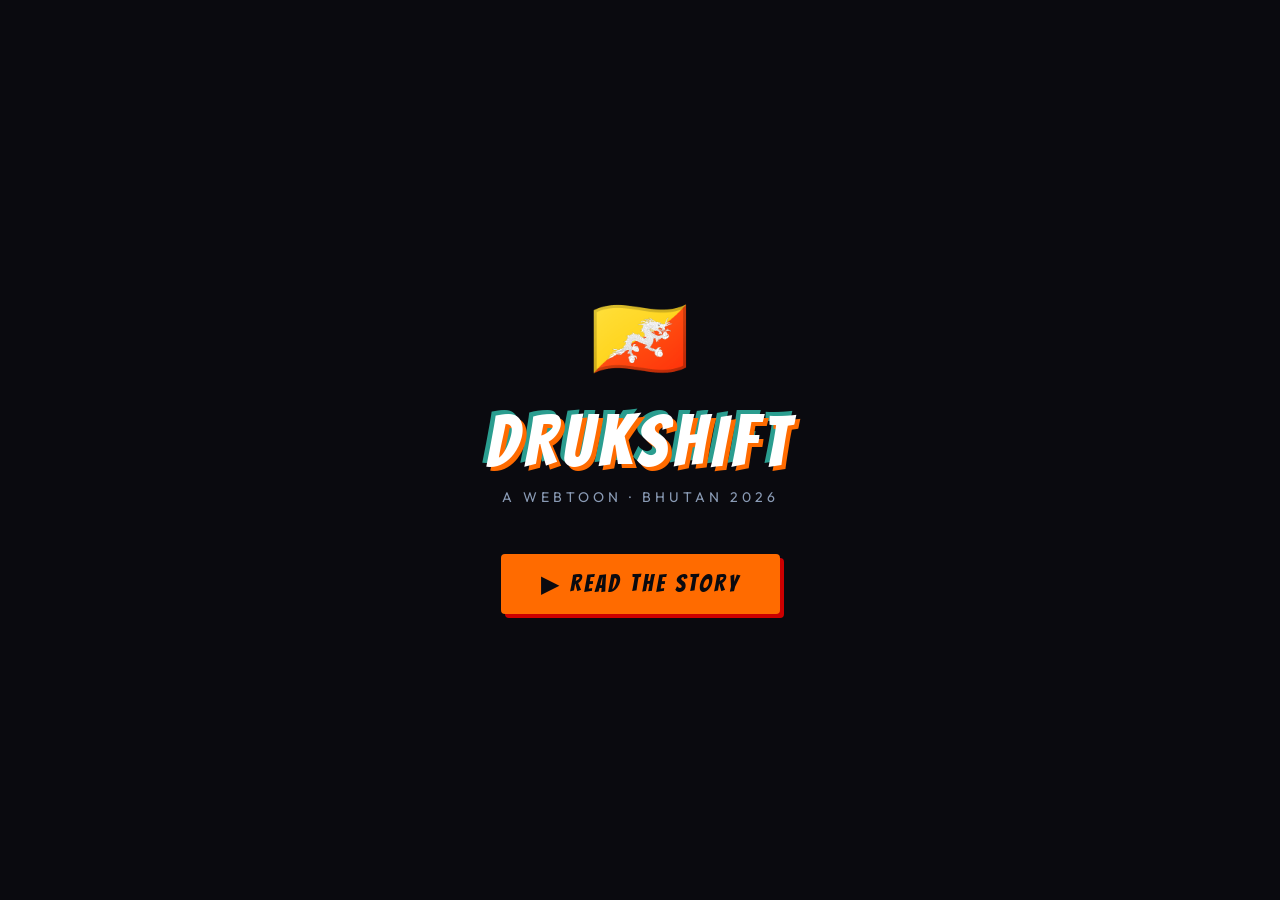
<file: drukshift_story.html>
<!DOCTYPE html>
<html lang="en">
<head>
<meta charset="UTF-8">
<meta name="viewport" content="width=device-width, initial-scale=1.0">
<title>DrukShift — The Story of Deki</title>
<link href="https://fonts.googleapis.com/css2?family=Bangers&family=Noto+Serif:ital,wght@0,400;0,700;1,400&family=Outfit:wght@400;600;700&display=swap" rel="stylesheet">
<style>
:root {
    --ink:#0a0a0f;
    --paper:#f5f0e8;
    --panel:#1a1a2e;
    --accent:#e63946;
    --gold:#f4a261;
    --teal:#2a9d8f;
    --blue:#1a4a7a;
    --white:#ffffff;
    --muted:#8a9bb5;
    --bhutan-orange:#FF6B00;
    --bhutan-red:#cc0000;
}

*{margin:0;padding:0;box-sizing:border-box;}
html{scroll-behavior:smooth;}

body{
    background:var(--ink);
    font-family:'Outfit',sans-serif;
    overflow-x:hidden;
    cursor:crosshair;
}

/* ── SPLASH SCREEN ── */
#splash{
    position:fixed;inset:0;background:var(--ink);z-index:9999;
    display:flex;flex-direction:column;align-items:center;justify-content:center;
    transition:opacity 1s ease;
}
.splash-flag{font-size:80px;animation:flagWave 2s ease-in-out infinite;}
@keyframes flagWave{0%,100%{transform:rotate(-5deg);}50%{transform:rotate(5deg);}}
.splash-title{
    font-family:'Bangers',cursive;font-size:72px;letter-spacing:6px;
    color:var(--white);margin-top:16px;
    text-shadow:4px 4px 0 var(--bhutan-orange),-4px -4px 0 var(--teal);
    animation:titlePop 0.6s 0.5s both;
}
@keyframes titlePop{from{opacity:0;transform:scale(0.5) rotate(-3deg);}to{opacity:1;transform:scale(1) rotate(0deg);}}
.splash-sub{font-size:14px;color:var(--muted);letter-spacing:4px;text-transform:uppercase;margin-top:8px;animation:fadeIn 0.6s 1s both;}
.splash-start{
    margin-top:48px;padding:16px 40px;background:var(--bhutan-orange);color:var(--ink);
    font-family:'Bangers',cursive;font-size:24px;letter-spacing:3px;border:none;
    border-radius:4px;cursor:pointer;box-shadow:4px 4px 0 var(--bhutan-red);
    animation:fadeIn 0.6s 1.5s both;transition:all 0.1s;
}
.splash-start:hover{transform:translate(-2px,-2px);box-shadow:6px 6px 0 var(--bhutan-red);}
.splash-start:active{transform:translate(2px,2px);box-shadow:2px 2px 0 var(--bhutan-red);}
@keyframes fadeIn{from{opacity:0;transform:translateY(20px);}to{opacity:1;transform:translateY(0);}}

/* ── MAIN COMIC ── */
#comic{display:none;}

/* ── PROGRESS BAR ── */
.comic-progress{
    position:fixed;top:0;left:0;height:4px;
    background:linear-gradient(90deg,var(--bhutan-orange),var(--teal));
    z-index:100;transition:width 0.3s ease;width:0%;
}

/* ── NAVIGATION ── */
.comic-nav{
    position:fixed;bottom:24px;left:50%;transform:translateX(-50%);
    display:flex;gap:12px;z-index:100;align-items:center;
    background:rgba(0,0,0,0.8);backdrop-filter:blur(10px);
    padding:12px 20px;border-radius:50px;border:1px solid rgba(255,255,255,0.1);
}
.nav-btn{
    width:44px;height:44px;border-radius:50%;border:2px solid var(--gold);
    background:transparent;color:var(--gold);font-size:20px;cursor:pointer;
    transition:all 0.2s;font-family:'Bangers',cursive;
}
.nav-btn:hover{background:var(--gold);color:var(--ink);}
.nav-btn:disabled{opacity:0.3;cursor:not-allowed;}
.page-indicator{font-family:'Bangers',cursive;font-size:18px;color:var(--white);letter-spacing:2px;padding:0 8px;}

/* ── PAGES ── */
.page{
    display:none;min-height:100vh;
    animation:pageFlip 0.5s ease;
}
.page.active{display:flex;flex-direction:column;}
@keyframes pageFlip{from{opacity:0;transform:translateX(30px);}to{opacity:1;transform:translateX(0);}}

/* ── COVER PAGE ── */
.cover{
    background:var(--paper);
    position:relative;overflow:hidden;
    min-height:100vh;
    display:flex;flex-direction:column;
}
.cover-halftone{
    position:absolute;inset:0;
    background-image:radial-gradient(circle,rgba(0,0,0,0.15) 1px,transparent 1px);
    background-size:8px 8px;
    z-index:0;
}
.cover-top-bar{
    background:var(--bhutan-orange);padding:12px 24px;
    display:flex;justify-content:space-between;align-items:center;
    position:relative;z-index:2;
    border-bottom:4px solid var(--ink);
}
.cover-series{font-family:'Bangers',cursive;font-size:16px;letter-spacing:3px;color:var(--ink);}
.cover-issue{font-family:'Bangers',cursive;font-size:16px;color:var(--ink);}
.cover-main{flex:1;display:grid;grid-template-columns:1fr 1fr;position:relative;z-index:1;}
.cover-text-side{
    padding:40px;display:flex;flex-direction:column;justify-content:center;
    border-right:4px solid var(--ink);
}
.cover-publisher{
    font-size:11px;letter-spacing:4px;text-transform:uppercase;
    color:var(--blue);font-weight:600;margin-bottom:16px;
    border-left:4px solid var(--bhutan-orange);padding-left:12px;
}
.cover-headline{
    font-family:'Bangers',cursive;
    font-size:clamp(48px,6vw,80px);line-height:0.9;
    color:var(--ink);letter-spacing:2px;
    text-shadow:3px 3px 0 var(--bhutan-orange);
    margin-bottom:20px;
}
.cover-subhead{
    font-family:'Noto Serif',serif;font-style:italic;
    font-size:18px;color:#333;line-height:1.5;
    border-top:2px solid var(--ink);padding-top:16px;
}
.cover-art-side{
    background:linear-gradient(160deg,#0a1a3a 0%,#1a3a6a 50%,#0a2a4a 100%);
    position:relative;overflow:hidden;display:flex;align-items:center;justify-content:center;
    padding:24px;
}
.cover-mountain{
    position:absolute;bottom:0;left:0;right:0;
    height:200px;
}
.cover-dragon{
    font-size:120px;position:relative;z-index:2;
    animation:dragonFloat 3s ease-in-out infinite;
    filter:drop-shadow(0 0 30px rgba(244,162,97,0.5));
}
@keyframes dragonFloat{0%,100%{transform:translateY(0) rotate(-2deg);}50%{transform:translateY(-15px) rotate(2deg);}}
.cover-woman{
    position:absolute;bottom:60px;right:40px;z-index:3;
    font-size:80px;
    animation:womanStand 4s ease-in-out infinite;
}
@keyframes womanStand{0%,100%{transform:translateY(0);}50%{transform:translateY(-5px);}}
.cover-stars{position:absolute;inset:0;z-index:1;}
.star{position:absolute;color:rgba(255,255,255,0.6);font-size:12px;animation:twinkle 2s ease-in-out infinite;}
@keyframes twinkle{0%,100%{opacity:0.3;}50%{opacity:1;}}
.cover-bottom-bar{
    background:var(--ink);padding:16px 24px;
    display:flex;justify-content:space-between;align-items:center;
    position:relative;z-index:2;
}
.cover-price{font-family:'Bangers',cursive;font-size:18px;color:var(--gold);}
.cover-tagline{font-family:'Bangers',cursive;font-size:14px;color:var(--white);letter-spacing:2px;}

/* ── PANEL PAGES ── */
.panel-page{
    background:var(--paper);
    padding:0;min-height:100vh;
    display:grid;position:relative;
    border:none;
}
.page-bg-halftone{
    position:absolute;inset:0;
    background-image:radial-gradient(circle,rgba(0,0,0,0.08) 1px,transparent 1px);
    background-size:6px 6px;
    pointer-events:none;z-index:0;
}
.panel-grid{
    display:grid;gap:0;
    position:relative;z-index:1;
    min-height:100vh;
}

/* Grid layouts */
.grid-2-1{grid-template-columns:2fr 1fr;grid-template-rows:1fr;}
.grid-1-2{grid-template-columns:1fr 2fr;grid-template-rows:1fr;}
.grid-top-wide{grid-template-rows:1.5fr 1fr;grid-template-columns:1fr;}
.grid-3col{grid-template-columns:1fr 1fr 1fr;grid-template-rows:1fr;}
.grid-comic{
    grid-template-columns:1fr 1fr;
    grid-template-rows:1.5fr 1fr;
}
.grid-full{grid-template-rows:1fr;grid-template-columns:1fr;}
.grid-bottom{grid-template-rows:1fr 1fr;grid-template-columns:1fr 1fr;}

/* PANEL */
.panel{
    border:3px solid var(--ink);
    position:relative;overflow:hidden;
    display:flex;flex-direction:column;
    justify-content:flex-end;
    min-height:200px;
    cursor:pointer;
}
.panel.wide{grid-column:1/-1;}
.panel.tall{grid-row:1/3;}
.panel:hover .panel-art{transform:scale(1.02);}

.panel-art{
    position:absolute;inset:0;
    display:flex;align-items:center;justify-content:center;
    transition:transform 0.3s ease;
    overflow:hidden;
}
.panel-art img{width:100%;height:100%;object-fit:cover;}
.panel-art-bg{
    width:100%;height:100%;
    display:flex;align-items:center;justify-content:center;
    font-size:clamp(60px,8vw,120px);
    position:relative;
}

/* Color themes per panel */
.panel-dawn{background:linear-gradient(160deg,#1a2a4a 0%,#2a4a7a 40%,#e8935a 100%);}
.panel-night{background:linear-gradient(160deg,#05070f 0%,#0a1020 60%,#1a2040 100%);}
.panel-warm{background:linear-gradient(160deg,#4a2010 0%,#8a4020 50%,#c06030 100%);}
.panel-market{background:linear-gradient(160deg,#2a4a2a 0%,#3a6a3a 50%,#8a9a6a 100%);}
.panel-tech{background:linear-gradient(160deg,#0a1a3a 0%,#1a3a6a 50%,#2a9d8f 100%);}
.panel-hope{background:linear-gradient(160deg,#1a3a1a 0%,#2a9d8f 50%,#e9c46a 100%);}
.panel-joy{background:linear-gradient(160deg,#8a2020 0%,#c04040 30%,#e9c46a 100%);}
.panel-blue{background:linear-gradient(160deg,#0a1a4a 0%,#1a2a8a 60%,#2a6aad 100%);}

/* SFX */
.sfx{
    position:absolute;top:16px;left:50%;transform:translateX(-50%) rotate(-5deg);
    font-family:'Bangers',cursive;font-size:clamp(32px,5vw,64px);
    color:var(--gold);
    text-shadow:3px 3px 0 var(--bhutan-red),-1px -1px 0 var(--ink);
    z-index:10;white-space:nowrap;
    animation:sfxPop 0.3s ease;
}
@keyframes sfxPop{from{transform:translateX(-50%) rotate(-5deg) scale(0.5);}to{transform:translateX(-50%) rotate(-5deg) scale(1);}}

/* SPEECH BUBBLES */
.bubble{
    position:absolute;background:var(--white);
    border:3px solid var(--ink);border-radius:16px;
    padding:12px 16px;z-index:20;
    font-family:'Noto Serif',serif;font-size:clamp(11px,1.5vw,14px);
    line-height:1.5;max-width:220px;
    box-shadow:3px 3px 0 var(--ink);
}
.bubble::after{
    content:'';position:absolute;
    border:10px solid transparent;
    border-top-color:var(--ink);
    bottom:-23px;left:24px;
}
.bubble::before{
    content:'';position:absolute;
    border:9px solid transparent;
    border-top-color:var(--white);
    bottom:-18px;left:25px;z-index:1;
}
.bubble.right::after{left:auto;right:24px;}
.bubble.right::before{left:auto;right:25px;}
.bubble.bottom::after{border-top-color:transparent;border-bottom-color:var(--ink);top:-23px;bottom:auto;}
.bubble.bottom::before{border-top-color:transparent;border-bottom-color:var(--white);top:-18px;bottom:auto;z-index:1;}
.bubble.thought{border-radius:50px;font-style:italic;}
.bubble.thought::after{display:none;}
.bubble.thought::before{display:none;}
.bubble.shout{
    background:var(--bhutan-orange);color:var(--ink);
    border-radius:4px;transform:rotate(-1deg);
    font-weight:700;
}
.bubble.narration{
    background:var(--gold);color:var(--ink);
    border-radius:4px;font-style:italic;
    position:relative;border-color:var(--ink);
    font-family:'Outfit',sans-serif;font-size:12px;
}
.bubble.narration::after,.bubble.narration::before{display:none;}

/* CAPTION BOXES */
.caption{
    position:absolute;background:var(--blue);color:var(--white);
    padding:8px 16px;font-size:clamp(10px,1.2vw,13px);
    font-family:'Outfit',sans-serif;z-index:20;
    border:2px solid var(--ink);
    font-weight:600;letter-spacing:0.5px;
    line-height:1.4;
}
.caption.top{top:12px;left:12px;right:12px;}
.caption.bottom-left{bottom:12px;left:12px;max-width:60%;}
.caption.bottom-right{bottom:12px;right:12px;max-width:60%;background:var(--teal);}
.caption.center{top:50%;left:50%;transform:translate(-50%,-50%);text-align:center;}
.caption.gold{background:var(--gold);color:var(--ink);}
.caption.red{background:var(--bhutan-red);}
.caption.orange{background:var(--bhutan-orange);color:var(--ink);}

/* CHARACTER EMOJIS */
.char{position:absolute;font-size:clamp(40px,6vw,90px);z-index:5;filter:drop-shadow(2px 4px 6px rgba(0,0,0,0.5));}
.char.deki{bottom:10%;left:15%;}
.char.deki-r{bottom:10%;right:15%;}
.char.tourist{bottom:10%;right:10%;}
.char.nephew{bottom:10%;right:20%;}

/* MOTION LINES */
.motion-lines{
    position:absolute;inset:0;z-index:3;
    background:repeating-linear-gradient(90deg,transparent,transparent 20px,rgba(255,255,255,0.03) 20px,rgba(255,255,255,0.03) 21px);
    pointer-events:none;
}

/* PAGE NUMBER */
.page-num{
    position:absolute;bottom:8px;right:16px;
    font-family:'Bangers',cursive;font-size:18px;
    color:var(--ink);z-index:30;
    background:var(--paper);padding:2px 8px;
    border:2px solid var(--ink);
}

/* CHAPTER TITLE OVERLAY */
.chapter-title{
    position:absolute;top:0;left:0;right:0;
    background:var(--ink);padding:12px 20px;z-index:25;
    display:flex;align-items:center;gap:12px;
    border-bottom:4px solid var(--bhutan-orange);
}
.chapter-num{
    font-family:'Bangers',cursive;font-size:28px;
    color:var(--bhutan-orange);letter-spacing:2px;
}
.chapter-name{
    font-family:'Bangers',cursive;font-size:20px;
    color:var(--white);letter-spacing:3px;
}

/* SPEED LINES */
.speed-lines{
    position:absolute;inset:0;z-index:2;
    background:conic-gradient(from 0deg at 50% 50%,
        transparent 0deg,rgba(255,255,255,0.05) 1deg,
        transparent 2deg,transparent 10deg,
        rgba(255,255,255,0.05) 11deg,transparent 12deg,
        transparent 20deg,rgba(255,255,255,0.05) 21deg,
        transparent 22deg,transparent 30deg);
}

/* SCREEN PANEL */
.screen-panel{
    background:#0a1a0a;border:3px solid var(--teal);
    border-radius:8px;padding:16px;
    font-family:'Outfit',sans-serif;font-size:11px;
    color:var(--teal);position:absolute;
    box-shadow:0 0 20px rgba(42,157,143,0.3);
    z-index:15;
}
.screen-header{
    color:var(--white);font-size:13px;font-weight:700;
    margin-bottom:8px;padding-bottom:6px;
    border-bottom:1px solid var(--teal);
}
.screen-score{
    font-family:'Bangers',cursive;font-size:48px;
    color:var(--teal);text-align:center;
    text-shadow:0 0 20px rgba(42,157,143,0.5);
    margin:8px 0;
}
.screen-bar{
    height:6px;background:rgba(42,157,143,0.2);
    border-radius:3px;margin:4px 0;overflow:hidden;
}
.screen-bar-fill{height:100%;background:var(--teal);border-radius:3px;}
.screen-label{display:flex;justify-content:space-between;font-size:10px;color:rgba(255,255,255,0.5);margin-bottom:2px;}

/* FINAL PAGE */
.final-page{
    background:linear-gradient(160deg,#05070f 0%,#0a1020 40%,#1a2a4a 100%);
    min-height:100vh;display:flex;flex-direction:column;
    align-items:center;justify-content:center;
    text-align:center;padding:48px 24px;
    position:relative;overflow:hidden;
}
.final-stars{position:absolute;inset:0;}
.final-dragon{font-size:100px;margin-bottom:24px;animation:dragonFloat 3s ease-in-out infinite;}
.final-title{
    font-family:'Bangers',cursive;font-size:clamp(48px,8vw,96px);
    color:var(--white);letter-spacing:4px;line-height:0.9;
    text-shadow:4px 4px 0 var(--bhutan-orange);margin-bottom:16px;
}
.final-sub{
    font-family:'Noto Serif',serif;font-style:italic;
    font-size:clamp(16px,2vw,22px);color:rgba(255,255,255,0.7);
    max-width:600px;line-height:1.7;margin-bottom:40px;
}
.final-stats{
    display:flex;gap:40px;margin-bottom:40px;flex-wrap:wrap;justify-content:center;
}
.final-stat{text-align:center;}
.final-stat-num{
    font-family:'Bangers',cursive;font-size:48px;
    color:var(--gold);line-height:1;
}
.final-stat-lbl{font-size:12px;color:var(--muted);letter-spacing:2px;text-transform:uppercase;margin-top:4px;}
.final-btn{
    display:inline-flex;align-items:center;gap:12px;
    background:var(--bhutan-orange);color:var(--ink);
    font-family:'Bangers',cursive;font-size:24px;letter-spacing:2px;
    padding:18px 48px;border-radius:4px;text-decoration:none;
    border:none;cursor:pointer;
    box-shadow:4px 4px 0 var(--bhutan-red);transition:all 0.1s;
    margin-bottom:24px;
}
.final-btn:hover{transform:translate(-2px,-2px);box-shadow:6px 6px 0 var(--bhutan-red);}
.final-credit{font-size:12px;color:var(--muted);letter-spacing:2px;text-transform:uppercase;}

/* SOUND EFFECT PANEL */
.impact{
    position:absolute;z-index:15;
    font-family:'Bangers',cursive;
    text-shadow:2px 2px 0 var(--ink);
    animation:impactBounce 0.5s ease;
}
@keyframes impactBounce{0%{transform:scale(0) rotate(-10deg);}70%{transform:scale(1.1) rotate(2deg);}100%{transform:scale(1) rotate(0deg);}}

/* TRANSITION SWIPE */
.swipe-effect{
    position:fixed;inset:0;
    background:var(--ink);
    z-index:500;
    transform:translateX(-100%);
    pointer-events:none;
}
.swipe-effect.animate{
    animation:swipeThrough 0.4s ease;
}
@keyframes swipeThrough{
    0%{transform:translateX(-100%);}
    40%{transform:translateX(0%);}
    60%{transform:translateX(0%);}
    100%{transform:translateX(100%);}
}

/* MOBILE */
@media(max-width:768px){
    .grid-2-1,.grid-1-2,.grid-3col{grid-template-columns:1fr;grid-template-rows:auto;}
    .grid-comic{grid-template-columns:1fr;grid-template-rows:auto;}
    .panel{min-height:250px;}
    .cover-main{grid-template-columns:1fr;}
    .cover-art-side{min-height:200px;}
    .bubble{font-size:10px;padding:8px 10px;}
    .final-stats{gap:20px;}
}
</style>
</head>
<body>

<!-- SWIPE EFFECT -->
<div class="swipe-effect" id="swipe"></div>

<!-- PROGRESS BAR -->
<div class="comic-progress" id="progress"></div>

<!-- ════════════════════════════════════
     SPLASH SCREEN
════════════════════════════════════ -->
<div id="splash">
    <div class="splash-flag">🇧🇹</div>
    <div class="splash-title">DRUKSHIFT</div>
    <div class="splash-sub">A Webtoon · Bhutan 2026</div>
    <button class="splash-start" onclick="startComic()">▶ READ THE STORY</button>
</div>

<!-- ════════════════════════════════════
     COMIC PAGES
════════════════════════════════════ -->
<div id="comic">

<!-- ══════ PAGE 1 — COVER ══════ -->
<div class="page active" id="page-1">
<div class="cover">
    <div class="cover-halftone"></div>
    <div class="cover-top-bar">
        <div class="cover-series">DRUKSHIFT COMICS · VOL.1</div>
        <div style="font-family:'Bangers',cursive;font-size:13px;letter-spacing:2px;">🇧🇹 MADE IN BHUTAN</div>
        <div class="cover-issue">ISSUE #01</div>
    </div>
    <div class="cover-main">
        <div class="cover-text-side">
            <div class="cover-publisher">Bhutan Data Scientists Pvt. Ltd</div>
            <div class="cover-headline">THE WOMAN<br>WHO SHIFTED<br>BHUTAN</div>
            <div class="cover-subhead">
                "One quiz. One woman. One village.<br>
                This is how Bhutan shifts —<br>
                <em>not all at once, but one person at a time.</em>"
            </div>
            <div style="margin-top:24px;padding:12px;background:rgba(244,162,97,0.15);border-left:4px solid var(--bhutan-orange);border-radius:0 8px 8px 0;">
                <div style="font-size:11px;color:#666;font-family:'Outfit',sans-serif;font-weight:600;letter-spacing:2px;text-transform:uppercase;margin-bottom:6px;">Featuring</div>
                <div style="font-family:'Noto Serif',serif;font-size:15px;color:#333;line-height:1.6;">🧵 Deki — Weaver from Paro<br>💻 DrukShift — Crypto Quiz<br>🇧🇹 113 Real Bhutanese Voices</div>
            </div>
        </div>
        <div class="cover-art-side">
            <svg class="cover-mountain" viewBox="0 0 600 200" fill="none">
                <path d="M0 200 L100 80 L180 140 L280 40 L380 120 L460 60 L560 130 L600 90 L600 200Z" fill="#0a1525" opacity="0.8"/>
                <path d="M0 200 L80 120 L160 160 L260 90 L340 140 L440 80 L520 150 L600 110 L600 200Z" fill="#08192d"/>
                <path d="M260 90 L280 40 L300 90" fill="white" opacity="0.6"/>
                <path d="M440 80 L460 60 L480 80" fill="white" opacity="0.5"/>
            </svg>
            <div class="cover-stars" id="coverStars"></div>
            <div class="cover-dragon">🐉</div>
            <div class="cover-woman">🧕</div>
            <div style="position:absolute;top:20px;left:20px;font-family:'Bangers',cursive;font-size:14px;color:rgba(255,255,255,0.4);letter-spacing:3px;">PARO · BHUTAN</div>
            <div style="position:absolute;top:20px;right:20px;font-family:'Outfit',sans-serif;font-size:11px;color:var(--teal);letter-spacing:1px;text-align:right;">CRYPTO<br>READINESS<br>STORY</div>
        </div>
    </div>
    <div class="cover-bottom-bar">
        <div class="cover-price">FREE · 2026</div>
        <div class="cover-tagline">DRUK = THUNDER DRAGON · SHIFT = THE FUTURE</div>
        <div style="font-family:'Bangers',cursive;font-size:14px;color:var(--teal);">kinzang7066.github.io</div>
    </div>
</div>
<div class="page-num">1</div>
</div>

<!-- ══════ PAGE 2 — MORNING IN PARO ══════ -->
<div class="page" id="page-2">
<div class="panel-page">
<div class="page-bg-halftone"></div>
<div class="chapter-title" style="position:relative;border:none;margin-bottom:0;">
    <div class="chapter-num">CHAPTER 01</div>
    <div class="chapter-name">THE MORNING THAT CHANGED EVERYTHING</div>
</div>
<div class="panel-grid grid-comic" style="flex:1;">

    <!-- Panel 1 — Wide establishing shot -->
    <div class="panel wide" style="min-height:300px;">
        <div class="panel-art panel-dawn">
            <div class="panel-art-bg">
                <svg style="position:absolute;bottom:0;left:0;right:0;height:100%;" viewBox="0 0 800 300">
                    <defs><linearGradient id="sky" x1="0" y1="0" x2="0" y2="1"><stop offset="0%" stop-color="#1a2a4a"/><stop offset="60%" stop-color="#3a5a8a"/><stop offset="100%" stop-color="#e8935a"/></linearGradient></defs>
                    <rect width="800" height="300" fill="url(#sky)"/>
                    <path d="M0 300 L80 180 L160 220 L260 140 L360 200 L460 120 L560 180 L660 130 L760 160 L800 140 L800 300Z" fill="#0a1525"/>
                    <path d="M0 300 L60 220 L130 250 L220 190 L300 230 L400 180 L500 220 L600 190 L700 210 L800 180 L800 300Z" fill="#08192d"/>
                    <circle cx="650" cy="60" r="40" fill="#e8935a" opacity="0.8"/>
                    <path d="M260 140 L280 100 L300 140" fill="white" opacity="0.5"/>
                    <rect x="340" y="220" width="30" height="80" fill="#8a6a4a" opacity="0.8"/>
                    <rect x="320" y="200" width="70" height="20" fill="#a08060" opacity="0.8"/>
                    <rect x="380" y="210" width="40" height="90" fill="#7a5a3a" opacity="0.8"/>
                </svg>
                <div style="position:absolute;bottom:80px;left:50%;transform:translateX(-50%);font-size:50px;z-index:5;">🧕</div>
                <div style="position:absolute;bottom:60px;left:calc(50% + 60px);font-size:30px;z-index:5;transform:scaleX(-1);">🏪</div>
            </div>
        </div>
        <div class="caption top" style="background:#1a2a4a;">PARO, BHUTAN. EARLY MORNING. THE MARKET DISTRICT WAKES UP.</div>
        <div class="caption bottom-left gold">Deki, 34. Kishuthara silk weaver. Opens her shop every morning at 6am.</div>
    </div>

    <!-- Panel 2 — Close up hands weaving -->
    <div class="panel">
        <div class="panel-art panel-warm">
            <div class="panel-art-bg" style="flex-direction:column;gap:8px;">
                <div style="font-size:70px;">🧵</div>
                <div style="font-size:40px;">👐</div>
            </div>
            <div class="motion-lines"></div>
        </div>
        <div class="bubble" style="top:16px;left:12px;max-width:160px;">Her hands have woven silk for 12 years.</div>
    </div>

    <!-- Panel 3 — Tourist arrives -->
    <div class="panel">
        <div class="panel-art panel-market">
            <div class="panel-art-bg" style="gap:24px;">
                <div style="font-size:60px;">🧕</div>
                <div style="font-size:60px;">✈️🧑‍💼</div>
            </div>
        </div>
        <div class="sfx" style="font-size:28px;color:var(--gold);top:8px;">TING! ✨</div>
        <div class="caption bottom-left">A customer! A tourist from Singapore.</div>
    </div>

</div>
<div class="page-num">2</div>
</div>
</div>

<!-- ══════ PAGE 3 — THE PROBLEM ══════ -->
<div class="page" id="page-3">
<div class="panel-page">
<div class="page-bg-halftone"></div>
<div class="panel-grid" style="grid-template-columns:1fr 1fr;grid-template-rows:1fr 1fr;min-height:100vh;">

    <!-- Panel 1 — Tourist shows wallet -->
    <div class="panel">
        <div class="panel-art" style="background:linear-gradient(160deg,#2a4a2a,#4a7a4a);">
            <div class="panel-art-bg" style="gap:12px;">
                <div style="font-size:70px;">🧑‍💼</div>
                <div style="font-size:40px;">📱💳</div>
            </div>
        </div>
        <div class="bubble bottom" style="top:12px;right:12px;background:#e8f5e8;">
            <strong>"Beautiful! How much?<br>I can pay by phone —<br>Bitcoin? PayPal?"</strong>
        </div>
    </div>

    <!-- Panel 2 — Deki confused -->
    <div class="panel">
        <div class="panel-art panel-warm">
            <div class="panel-art-bg">
                <div style="font-size:80px;">🧕</div>
            </div>
        </div>
        <div class="bubble" style="top:12px;left:12px;background:#fff3e0;">
            <em>"Bitcoin? I... I only take cash. Sorry."</em>
        </div>
        <div class="caption bottom-left red">She has heard the word. But she does not know what it means.</div>
    </div>

    <!-- Panel 3 — Tourist walks away -->
    <div class="panel">
        <div class="panel-art" style="background:linear-gradient(160deg,#3a2a1a,#5a4030);">
            <div class="panel-art-bg">
                <div style="font-size:60px; opacity:0.5;">🧑‍💼💨</div>
            </div>
            <div class="speed-lines" style="opacity:0.3;"></div>
        </div>
        <div class="sfx" style="color:var(--accent);font-size:32px;">WHOOSH!</div>
        <div class="caption bottom-left">The tourist walks away. Again.</div>
    </div>

    <!-- Panel 4 — Deki alone -->
    <div class="panel">
        <div class="panel-art panel-night">
            <div class="panel-art-bg" style="flex-direction:column;">
                <div style="font-size:70px;">🧕</div>
                <div style="font-size:28px;color:rgba(255,255,255,0.3);">😶</div>
            </div>
        </div>
        <div class="bubble thought" style="top:12px;left:50%;transform:translateX(-50%);background:rgba(255,255,255,0.95);">
            <em>"This happens every week.<br>Every single week."</em>
        </div>
        <div class="caption bottom-right gold">This time she decides to find out.</div>
    </div>

</div>
<div class="impact" style="top:47%;left:50%;transform:translate(-50%,-50%);font-size:60px;color:var(--accent);opacity:0.15;pointer-events:none;">THIS STOPS TODAY</div>
<div class="page-num">3</div>
</div>
</div>

<!-- ══════ PAGE 4 — THE SEARCH ══════ -->
<div class="page" id="page-4">
<div class="panel-page">
<div class="page-bg-halftone"></div>
<div class="chapter-title" style="position:relative;border:none;margin-bottom:0;">
    <div class="chapter-num">CHAPTER 02</div>
    <div class="chapter-name">THE SEARCH FOR ANSWERS</div>
</div>
<div class="panel-grid" style="grid-template-columns:1fr 1fr 1fr;grid-template-rows:1fr 1fr;flex:1;min-height:calc(100vh - 60px);">

    <!-- Wide top panel — night research -->
    <div class="panel wide">
        <div class="panel-art panel-night">
            <div class="panel-art-bg" style="gap:32px;">
                <div style="font-size:60px;">🧕</div>
                <div style="background:#1a1a2e;border:2px solid #333;border-radius:8px;padding:16px;font-family:monospace;font-size:11px;color:#4a9;text-align:left;min-width:200px;">
                    <div style="color:#888;margin-bottom:4px;">Search: "cryptocurrency bhutan"</div>
                    <div style="color:#4a9;">━━━━━━━━━━━━━━━━━━━━</div>
                    <div style="color:#f90;margin-top:4px;">⚠️ 847,000 results</div>
                    <div style="color:#888;font-size:9px;margin-top:4px;">Complex... foreign... confusing...</div>
                </div>
            </div>
        </div>
        <div class="caption top">3AM. PARO. DEKI'S KITCHEN TABLE.</div>
        <div class="bubble thought" style="bottom:60px;left:20px;background:rgba(255,255,255,0.9);max-width:180px;">
            <em>"847,000 results. None of them are for me."</em>
        </div>
    </div>

    <!-- Panel — News headline -->
    <div class="panel">
        <div class="panel-art panel-blue">
            <div class="panel-art-bg" style="flex-direction:column;padding:16px;">
                <div style="background:rgba(0,0,0,0.5);border:1px solid #2a6aad;padding:12px;border-radius:4px;text-align:center;">
                    <div style="font-family:'Bangers',cursive;font-size:13px;color:var(--gold);letter-spacing:2px;margin-bottom:8px;">BREAKING NEWS</div>
                    <div style="font-size:11px;color:white;line-height:1.5;">"BHUTAN SECRETLY MINES BITCOIN WITH HYDROPOWER"</div>
                    <div style="font-size:9px;color:#888;margin-top:6px;">Kuensel Online · 2024</div>
                </div>
                <div style="font-size:50px;margin-top:12px;">📱</div>
            </div>
        </div>
        <div class="bubble" style="top:12px;right:8px;max-width:140px;background:#fff3e0;">
            <em>"Even my country mines it. But nobody told ME."</em>
        </div>
    </div>

    <!-- Panel — Nephew arrives -->
    <div class="panel">
        <div class="panel-art" style="background:linear-gradient(160deg,#1a3a1a,#2a5a2a);">
            <div class="panel-art-bg" style="gap:20px;">
                <div style="font-size:65px;">🧕</div>
                <div style="font-size:65px;">👦</div>
            </div>
        </div>
        <div class="bubble shout" style="top:12px;left:50%;transform:translateX(-50%);">
            "ALA! Deki Ashi! I found something!"
        </div>
    </div>

    <!-- Panel — Phone shown -->
    <div class="panel">
        <div class="panel-art panel-tech">
            <div class="panel-art-bg" style="flex-direction:column;gap:8px;">
                <div style="font-size:50px;">📱</div>
                <div style="background:rgba(42,157,143,0.2);border:2px solid var(--teal);border-radius:8px;padding:8px;text-align:center;font-family:'Bangers',cursive;letter-spacing:2px;">
                    <div style="font-size:11px;color:var(--teal);">DRUKSHIFT.BT</div>
                    <div style="font-size:20px;color:white;margin-top:4px;">Druk<span style="color:var(--gold);">Shift</span> 🇧🇹</div>
                    <div style="font-size:9px;color:#888;margin-top:4px;">"Built for Bhutanese people"</div>
                </div>
            </div>
        </div>
        <div class="sfx" style="font-size:24px;color:var(--teal);top:8px;">DRUKSHIFT!</div>
    </div>

    <!-- Panel — Deki reacts -->
    <div class="panel">
        <div class="panel-art panel-hope">
            <div class="panel-art-bg">
                <div style="font-size:80px;">🧕✨</div>
            </div>
        </div>
        <div class="bubble" style="top:12px;left:12px;max-width:160px;border-color:var(--teal);">
            <em>"Built for Bhutanese people...? By a Bhutanese student?"</em>
        </div>
        <div class="caption bottom-right" style="background:var(--teal);">Something in her eyes changes.</div>
    </div>

</div>
<div class="page-num">4</div>
</div>
</div>

<!-- ══════ PAGE 5 — THE QUIZ ══════ -->
<div class="page" id="page-5">
<div class="panel-page">
<div class="page-bg-halftone"></div>
<div class="chapter-title" style="position:relative;border:none;margin-bottom:0;">
    <div class="chapter-num">CHAPTER 03</div>
    <div class="chapter-name">THE QUIZ THAT LISTENED</div>
</div>
<div class="panel-grid" style="grid-template-columns:1fr 1fr;grid-template-rows:1.2fr 0.8fr;flex:1;min-height:calc(100vh - 60px);">

    <!-- Wide panel — taking quiz -->
    <div class="panel tall">
        <div class="panel-art panel-night" style="background:#05070f;">
            <div class="panel-art-bg" style="flex-direction:column;gap:16px;padding:20px;">
                <div style="font-size:50px;">🧕</div>
                <div class="screen-panel" style="position:relative;width:200px;">
                    <div class="screen-header">✨ DrukShift Quiz</div>
                    <div style="font-size:10px;color:#aaa;margin-bottom:8px;">Question 1 of 10</div>
                    <div style="font-size:11px;color:white;line-height:1.5;margin-bottom:12px;">"How familiar are you with cryptocurrency?"</div>
                    <div style="display:flex;gap:4px;margin-bottom:8px;">
                        <div style="flex:1;height:24px;background:rgba(42,157,143,0.3);border:1px solid var(--teal);border-radius:3px;display:flex;align-items:center;justify-content:center;font-size:11px;color:#aaa;">1</div>
                        <div style="flex:1;height:24px;background:rgba(42,157,143,0.3);border:1px solid var(--teal);border-radius:3px;display:flex;align-items:center;justify-content:center;font-size:11px;color:#aaa;">2</div>
                        <div style="flex:1;height:24px;background:var(--teal);border:1px solid var(--teal);border-radius:3px;display:flex;align-items:center;justify-content:center;font-size:11px;color:white;font-weight:700;">3</div>
                        <div style="flex:1;height:24px;background:rgba(42,157,143,0.3);border:1px solid var(--teal);border-radius:3px;display:flex;align-items:center;justify-content:center;font-size:11px;color:#aaa;">4</div>
                        <div style="flex:1;height:24px;background:rgba(42,157,143,0.3);border:1px solid var(--teal);border-radius:3px;display:flex;align-items:center;justify-content:center;font-size:11px;color:#aaa;">5</div>
                    </div>
                    <div style="font-size:9px;color:#888;">She is honest. She taps 3.</div>
                </div>
            </div>
        </div>
        <div class="bubble thought" style="top:12px;left:12px;max-width:180px;background:rgba(255,255,255,0.9);">
            <em>"It is not judging me. It is asking how I actually feel."</em>
        </div>
        <div class="caption bottom-left">Question 5: "How ready do you feel personally?"<br>She taps 2. Honest.</div>
    </div>

    <!-- Panel — Q5 close up -->
    <div class="panel">
        <div class="panel-art panel-tech">
            <div class="panel-art-bg" style="flex-direction:column;padding:16px;gap:8px;">
                <div class="screen-panel" style="position:relative;width:180px;">
                    <div class="screen-header">Question 5 · Personal Readiness</div>
                    <div style="font-size:10px;color:#ccc;line-height:1.5;margin-bottom:10px;">"How ready do you feel personally to start transacting with crypto?"</div>
                    <div style="display:grid;grid-template-columns:repeat(5,1fr);gap:3px;">
                        <div style="height:20px;background:var(--accent);border-radius:2px;display:flex;align-items:center;justify-content:center;font-size:10px;color:white;">1</div>
                        <div style="height:20px;background:rgba(255,255,255,0.2);border-radius:2px;display:flex;align-items:center;justify-content:center;font-size:10px;color:#aaa;">2</div>
                        <div style="height:20px;background:rgba(255,255,255,0.2);border-radius:2px;"></div>
                        <div style="height:20px;background:rgba(255,255,255,0.2);border-radius:2px;"></div>
                        <div style="height:20px;background:rgba(255,255,255,0.2);border-radius:2px;"></div>
                    </div>
                    <div style="font-size:9px;color:var(--accent);margin-top:6px;">← She chooses 1. The truth.</div>
                </div>
            </div>
        </div>
        <div class="caption bottom-left red">Readiness: 1/10. She is being completely honest.</div>
    </div>

    <!-- Panel — Results appear -->
    <div class="panel">
        <div class="panel-art" style="background:#05070f;">
            <div class="panel-art-bg" style="flex-direction:column;gap:8px;padding:16px;">
                <div class="screen-panel" style="position:relative;width:200px;">
                    <div class="screen-header">Your Results 📊</div>
                    <div class="screen-score">58%</div>
                    <div style="font-size:11px;color:#aaa;text-align:center;margin-bottom:12px;">You are somewhat ready</div>
                    <div class="screen-label"><span>Knowledge</span><span>3/10</span></div>
                    <div class="screen-bar"><div class="screen-bar-fill" style="width:30%;"></div></div>
                    <div class="screen-label"><span>Personal Readiness</span><span>1/10</span></div>
                    <div class="screen-bar"><div class="screen-bar-fill" style="width:10%;background:var(--accent);"></div></div>
                    <div class="screen-label"><span>Internet</span><span>7/10</span></div>
                    <div class="screen-bar"><div class="screen-bar-fill" style="width:70%;background:#e9c46a;"></div></div>
                </div>
            </div>
        </div>
        <div class="sfx" style="font-size:28px;top:8px;color:var(--teal);">58%!</div>
    </div>

    <!-- Panel — Personalised plan -->
    <div class="panel">
        <div class="panel-art panel-hope">
            <div class="panel-art-bg" style="flex-direction:column;padding:16px;gap:8px;">
                <div style="font-size:40px;">🧕✨</div>
                <div style="background:rgba(0,0,0,0.6);border-left:3px solid var(--teal);border-radius:0 8px 8px 0;padding:10px;font-size:10px;color:white;line-height:1.6;max-width:200px;">
                    <strong style="color:var(--teal);font-size:11px;">Why this suggestion?</strong><br>
                    <em>"Because you rated your Personal Readiness as 1/10 — your next step is to build confidence through learning, not by transacting real money yet."</em>
                </div>
            </div>
        </div>
        <div class="bubble" style="top:12px;left:12px;max-width:160px;border-color:var(--teal);background:#e8f5f0;">
            <em>"For the first time — it spoke to me. About MY life."</em>
        </div>
        <div class="caption bottom-right" style="background:var(--teal);">She reads every word. Twice.</div>
    </div>

</div>
<div class="page-num">5</div>
</div>
</div>

<!-- ══════ PAGE 6 — THE TRANSFORMATION ══════ -->
<div class="page" id="page-6">
<div class="panel-page">
<div class="page-bg-halftone"></div>
<div class="chapter-title" style="position:relative;border:none;margin-bottom:0;">
    <div class="chapter-num">CHAPTER 04</div>
    <div class="chapter-name">THE SHIFT BEGINS</div>
</div>
<div class="panel-grid" style="grid-template-columns:1fr 1fr 1fr;grid-template-rows:1fr 1fr;flex:1;min-height:calc(100vh - 60px);">

    <!-- Panel 1 — Watching videos -->
    <div class="panel">
        <div class="panel-art panel-night">
            <div class="panel-art-bg" style="flex-direction:column;gap:8px;">
                <div style="font-size:50px;">🧕📺</div>
                <div style="background:#1a1a1a;border:2px solid #333;padding:8px;border-radius:4px;text-align:center;font-size:10px;color:#aaa;">
                    <div style="color:#f00;font-size:12px;margin-bottom:4px;">▶ YouTube</div>
                    "Bitcoin Explained Simply"<br>
                    <div style="color:var(--teal);margin-top:4px;">👁 2.4M views</div>
                </div>
            </div>
        </div>
        <div class="caption bottom-left">WEEK 1. She watches every night.</div>
    </div>

    <!-- Panel 2 — RMA visit -->
    <div class="panel">
        <div class="panel-art panel-blue">
            <div class="panel-art-bg" style="flex-direction:column;gap:8px;">
                <div style="font-size:50px;">🏛️</div>
                <div style="font-size:35px;">🧕📋</div>
            </div>
        </div>
        <div class="bubble" style="top:12px;left:50%;transform:translateX(-50%);max-width:160px;">
            <em>"Excuse me — I want to understand the crypto regulations in Bhutan."</em>
        </div>
        <div class="caption bottom-left">WEEK 2. She visits the RMA Bhutan.</div>
    </div>

    <!-- Panel 3 — Talking to bank -->
    <div class="panel">
        <div class="panel-art" style="background:linear-gradient(160deg,#2a1a3a,#3a2a5a);">
            <div class="panel-art-bg" style="gap:20px;">
                <div style="font-size:55px;">🧕</div>
                <div style="font-size:55px;">👨‍💼</div>
            </div>
        </div>
        <div class="bubble shout right" style="top:12px;left:auto;right:12px;max-width:150px;font-size:11px;">
            "What is your bank's position on crypto transactions?"
        </div>
        <div class="caption bottom-left">WEEK 3. She asks questions nobody asked before.</div>
    </div>

    <!-- Panel 4 — Practice quiz again -->
    <div class="panel">
        <div class="panel-art panel-tech">
            <div class="panel-art-bg" style="flex-direction:column;gap:8px;">
                <div style="font-size:45px;">🧕💻</div>
                <div class="screen-panel" style="position:relative;width:160px;">
                    <div class="screen-header">DrukShift Quiz — Retake</div>
                    <div class="screen-score" style="font-size:36px;">71%</div>
                    <div style="font-size:10px;color:#aaa;text-align:center;">↑ +13% improvement!</div>
                </div>
            </div>
        </div>
        <div class="sfx" style="font-size:24px;color:var(--teal);top:8px;">LEVEL UP!</div>
        <div class="caption bottom-left gold">WEEK 4. She retakes the quiz. 71%.</div>
    </div>

    <!-- Panel 5 — Shop sign -->
    <div class="panel">
        <div class="panel-art panel-warm">
            <div class="panel-art-bg" style="flex-direction:column;gap:12px;">
                <div style="font-size:50px;">🏪</div>
                <div style="background:white;border:3px solid #333;padding:10px 16px;border-radius:4px;text-align:center;transform:rotate(-2deg);box-shadow:3px 3px 0 #333;">
                    <div style="font-size:11px;color:#333;font-weight:700;">DEKI'S SILK SHOP</div>
                    <div style="font-size:10px;color:var(--teal);margin-top:4px;">📱 Digital payments<br>coming soon!</div>
                </div>
            </div>
        </div>
        <div class="caption bottom-left" style="background:var(--teal);">She puts up a sign. The first one in the market.</div>
    </div>

    <!-- Panel 6 — One month later text -->
    <div class="panel" style="background:var(--ink);display:flex;align-items:center;justify-content:center;">
        <div style="text-align:center;padding:24px;">
            <div style="font-family:'Bangers',cursive;font-size:clamp(32px,4vw,52px);color:var(--gold);line-height:1;letter-spacing:2px;margin-bottom:12px;">ONE MONTH<br>LATER...</div>
            <div style="font-family:'Noto Serif',serif;font-style:italic;font-size:13px;color:rgba(255,255,255,0.6);line-height:1.8;">She kept learning.<br>She kept asking.<br>She kept shifting.</div>
            <div style="margin-top:20px;font-size:40px;">🕐➡️🌟</div>
        </div>
    </div>

</div>
<div class="page-num">6</div>
</div>
</div>

<!-- ══════ PAGE 7 — THE MOMENT ══════ -->
<div class="page" id="page-7">
<div class="panel-page" style="background:var(--paper);">
<div class="page-bg-halftone"></div>
<div class="chapter-title" style="position:relative;border:none;margin-bottom:0;background:var(--teal);">
    <div class="chapter-num" style="color:var(--white);">CHAPTER 05</div>
    <div class="chapter-name" style="color:var(--white);">THE PAYMENT THAT CHANGED EVERYTHING</div>
</div>

<!-- Full dramatic spread -->
<div style="flex:1;display:grid;grid-template-columns:1.5fr 1fr;grid-template-rows:1fr 1fr;min-height:calc(100vh - 60px);">

    <!-- BIG panel — the moment -->
    <div class="panel" style="grid-row:1/3;min-height:400px;">
        <div class="panel-art panel-joy">
            <div class="panel-art-bg" style="flex-direction:column;gap:20px;">
                <div style="display:flex;gap:24px;align-items:flex-end;">
                    <div style="font-size:80px;">🧕</div>
                    <div style="font-size:80px;">🧑‍💼</div>
                </div>
                <div style="display:flex;gap:16px;align-items:center;">
                    <div style="font-size:50px;">📱</div>
                    <div style="font-size:30px;">→</div>
                    <div style="font-size:50px;">📱</div>
                </div>
                <div style="background:rgba(42,157,143,0.2);border:3px solid var(--teal);border-radius:12px;padding:12px 20px;text-align:center;">
                    <div style="font-family:'Bangers',cursive;font-size:24px;color:var(--teal);letter-spacing:2px;">PAYMENT RECEIVED</div>
                    <div style="font-size:12px;color:rgba(255,255,255,0.7);margin-top:4px;">✅ Nu. 2,400 · Confirmed</div>
                </div>
            </div>
            <div class="speed-lines" style="opacity:0.2;"></div>
        </div>
        <div class="sfx" style="font-size:40px;color:var(--teal);top:20px;text-shadow:3px 3px 0 var(--ink);">KA-CHING! 💫</div>
        <div class="bubble shout" style="bottom:80px;left:50%;transform:translateX(-50%);background:var(--teal);color:white;font-size:14px;">
            PAYMENT RECEIVED! 🎉
        </div>
    </div>

    <!-- Panel — Tourist amazed -->
    <div class="panel">
        <div class="panel-art" style="background:linear-gradient(160deg,#1a3a2a,#2a6a4a);">
            <div class="panel-art-bg">
                <div style="font-size:70px;">🧑‍💼😲</div>
            </div>
        </div>
        <div class="bubble bottom" style="top:12px;left:12px;max-width:150px;">
            "Wait — you accept crypto NOW?! Amazing!"
        </div>
    </div>

    <!-- Panel — Deki smiles -->
    <div class="panel">
        <div class="panel-art panel-hope">
            <div class="panel-art-bg" style="flex-direction:column;gap:8px;">
                <div style="font-size:80px;">🧕😊</div>
                <div style="font-family:'Bangers',cursive;font-size:20px;color:white;letter-spacing:2px;text-shadow:1px 1px 0 var(--ink);">SHIFT FORWARD</div>
            </div>
        </div>
        <div class="caption bottom-right" style="background:var(--teal);">The first crypto payment in Paro market.</div>
    </div>

</div>
<div class="page-num">7</div>
</div>
</div>

<!-- ══════ PAGE 8 — THE RIPPLE ══════ -->
<div class="page" id="page-8">
<div class="panel-page">
<div class="page-bg-halftone"></div>
<div class="chapter-title" style="position:relative;border:none;margin-bottom:0;">
    <div class="chapter-num">CHAPTER 06</div>
    <div class="chapter-name">THE RIPPLE EFFECT</div>
</div>
<div class="panel-grid" style="grid-template-columns:1fr 1fr;grid-template-rows:1fr 1fr 0.6fr;flex:1;min-height:calc(100vh - 60px);">

    <!-- Panel — Women gathering -->
    <div class="panel wide">
        <div class="panel-art" style="background:linear-gradient(160deg,#2a3a1a,#4a6a3a);">
            <div class="panel-art-bg" style="gap:12px;">
                <div style="font-size:55px;">🧕</div>
                <div style="font-size:55px;">👩</div>
                <div style="font-size:55px;">👩‍🦱</div>
                <div style="font-size:55px;">👩‍🦳</div>
            </div>
        </div>
        <div class="sfx" style="font-size:20px;color:var(--gold);top:8px;left:auto;right:20px;transform:none;">THAT EVENING...</div>
        <div class="bubble shout" style="bottom:60px;left:50%;transform:translateX(-50%);">
            "Come see this — DrukShift! Free quiz. It tells you YOUR readiness!"
        </div>
        <div class="caption bottom-left">She shares it with her neighbours. All of them.</div>
    </div>

    <!-- Panel — Nephew at school -->
    <div class="panel">
        <div class="panel-art panel-blue">
            <div class="panel-art-bg" style="flex-direction:column;gap:8px;">
                <div style="font-size:50px;">👦📱</div>
                <div style="font-size:30px;">👨‍🎓👩‍🎓</div>
            </div>
        </div>
        <div class="bubble" style="top:12px;left:12px;max-width:150px;">
            "My aunt's project — try it! It's actually for us!"
        </div>
        <div class="caption bottom-left">Her nephew shares it at college.</div>
    </div>

    <!-- Panel — Farmer in field -->
    <div class="panel">
        <div class="panel-art panel-market">
            <div class="panel-art-bg" style="flex-direction:column;gap:8px;">
                <div style="font-size:50px;">👨‍🌾📱</div>
                <div style="background:rgba(0,0,0,0.4);padding:8px;border-radius:4px;font-size:10px;color:white;text-align:center;">
                    DrukShift Quiz<br>Question 6 of 10...
                </div>
            </div>
        </div>
        <div class="caption bottom-left">A farmer in Bumthang takes the quiz.</div>
    </div>

    <!-- Panel — Admin dashboard filling up -->
    <div class="panel wide" style="min-height:120px;">
        <div class="panel-art" style="background:#05070f;">
            <div class="panel-art-bg" style="flex-direction:column;gap:8px;padding:16px;">
                <div style="background:#0a1a0a;border:2px solid var(--teal);border-radius:8px;padding:12px;width:100%;max-width:400px;">
                    <div style="font-family:'Bangers',cursive;font-size:16px;color:var(--teal);letter-spacing:2px;margin-bottom:8px;">DRUKSHIFT ADMIN DASHBOARD</div>
                    <div style="display:flex;gap:16px;flex-wrap:wrap;">
                        <div style="text-align:center;"><div style="font-family:'Bangers',cursive;font-size:28px;color:var(--gold);" id="rippleCount">9</div><div style="font-size:9px;color:#888;">total users</div></div>
                        <div style="text-align:center;"><div style="font-family:'Bangers',cursive;font-size:28px;color:var(--teal);">74%</div><div style="font-size:9px;color:#888;">avg score</div></div>
                        <div style="text-align:center;"><div style="font-family:'Bangers',cursive;font-size:28px;color:#e9c46a;">🇧🇹</div><div style="font-size:9px;color:#888;">bhutan</div></div>
                    </div>
                    <div style="margin-top:8px;display:flex;gap:4px;flex-wrap:wrap;" id="rippleDots"></div>
                </div>
            </div>
        </div>
        <div class="caption top" style="background:var(--teal);">The admin dashboard fills with real Bhutanese voices. One by one.</div>
    </div>

</div>
<div class="page-num">8</div>
</div>
</div>

<!-- ══════ PAGE 9 — FINALE ══════ -->
<div class="page" id="page-9">
<div class="final-page">
    <div class="final-stars" id="finalStars"></div>

    <div class="final-dragon">🐉</div>

    <div style="font-family:'Bangers',cursive;font-size:clamp(14px,2vw,18px);letter-spacing:6px;color:var(--teal);margin-bottom:16px;text-transform:uppercase;">The End · But Also The Beginning</div>

    <div class="final-title">SHIFT<br>FORWARD<br>BHUTAN</div>

    <div class="final-sub">
        "Deki's story is not a fantasy.<br>
        It is what happens when one curious person<br>
        gets the right information — in their own language,<br>
        about their own life, aligned with their own values.<br>
        <em>This is why DrukShift was built.</em>"
    </div>

    <div class="final-stats">
        <div class="final-stat">
            <div class="final-stat-num">113</div>
            <div class="final-stat-lbl">Bhutanese<br>Voices Surveyed</div>
        </div>
        <div class="final-stat">
            <div class="final-stat-num">80%</div>
            <div class="final-stat-lbl">Overall<br>Readiness</div>
        </div>
        <div class="final-stat">
            <div class="final-stat-num">10</div>
            <div class="final-stat-lbl">Questions That<br>Listen</div>
        </div>
        <div class="final-stat">
            <div class="final-stat-num">1</div>
            <div class="final-stat-lbl">Bhutanese<br>Student</div>
        </div>
    </div>

    <a href="https://kinzang7066.github.io/Cryptocurrency_Readiness_In_Bhutan/" target="_blank" class="final-btn">
        🇧🇹 TAKE THE QUIZ NOW
    </a>

    <div class="final-credit">
        Story · Research · Website by Kinzang Choden<br>
        BDS Internship 2026 · Bhutan Data Scientists Pvt. Ltd<br>
        <span style="color:var(--teal);">Druk = Thunder Dragon · Shift = The Future</span>
    </div>

    <!-- Back to start -->
    <button onclick="goToPage(1)" style="margin-top:24px;background:none;border:1px solid rgba(255,255,255,0.2);color:rgba(255,255,255,0.4);padding:8px 20px;border-radius:50px;cursor:pointer;font-size:12px;font-family:'Outfit',sans-serif;">↩ Read Again</button>
</div>
<div class="page-num" style="color:var(--gold);">9</div>
</div>

</div><!-- end comic -->

<!-- NAVIGATION -->
<div class="comic-nav" id="comicNav" style="display:none;">
    <button class="nav-btn" id="prevBtn" onclick="prevPage()" disabled>◀</button>
    <div class="page-indicator" id="pageIndicator">1 / 9</div>
    <button class="nav-btn" id="nextBtn" onclick="nextPage()">▶</button>
</div>

<script>
var currentPage = 1;
var totalPages  = 9;

// Generate stars
function makeStars(containerId, count) {
    var c = document.getElementById(containerId);
    if (!c) return;
    for (var i = 0; i < count; i++) {
        var s = document.createElement('div');
        s.className = 'star';
        s.style.left  = Math.random() * 100 + '%';
        s.style.top   = Math.random() * 100 + '%';
        s.style.animationDelay = Math.random() * 3 + 's';
        s.style.fontSize = (Math.random() * 8 + 8) + 'px';
        s.textContent = '✦';
        c.appendChild(s);
    }
}
makeStars('coverStars', 30);
makeStars('finalStars', 50);

// Ripple dots
function makeRippleDots() {
    var c = document.getElementById('rippleDots');
    if (!c) return;
    var names = ['Deki','Sonam','Karma','Tenzin','Pema','Dorji','Rinzin','Ugyen','Chimi'];
    names.forEach(function(n) {
        var d = document.createElement('div');
        d.style.cssText = 'background:rgba(42,157,143,0.3);border:1px solid var(--teal);border-radius:50px;padding:2px 8px;font-size:9px;color:#aaa;';
        d.textContent = '● ' + n;
        c.appendChild(d);
    });
}
makeRippleDots();

function startComic() {
    var splash = document.getElementById('splash');
    splash.style.opacity = '0';
    setTimeout(function() {
        splash.style.display = 'none';
        document.getElementById('comic').style.display = 'block';
        document.getElementById('comicNav').style.display = 'flex';
        updateNav();
    }, 600);
}

function goToPage(n) {
    var swipe = document.getElementById('swipe');
    swipe.classList.remove('animate');
    void swipe.offsetWidth;
    swipe.classList.add('animate');

    setTimeout(function() {
        document.getElementById('page-' + currentPage).classList.remove('active');
        currentPage = n;
        var newPage = document.getElementById('page-' + currentPage);
        newPage.classList.add('active');
        window.scrollTo(0, 0);
        updateNav();
    }, 160);
}

function nextPage() {
    if (currentPage < totalPages) goToPage(currentPage + 1);
}

function prevPage() {
    if (currentPage > 1) goToPage(currentPage - 1);
}

function updateNav() {
    document.getElementById('prevBtn').disabled = currentPage === 1;
    document.getElementById('nextBtn').disabled = currentPage === totalPages;
    document.getElementById('pageIndicator').textContent = currentPage + ' / ' + totalPages;
    var pct = ((currentPage - 1) / (totalPages - 1)) * 100;
    document.getElementById('progress').style.width = pct + '%';
}

// Keyboard navigation
document.addEventListener('keydown', function(e) {
    if (e.key === 'ArrowRight' || e.key === ' ') nextPage();
    if (e.key === 'ArrowLeft') prevPage();
});

// Touch swipe
var touchStartX = 0;
document.addEventListener('touchstart', function(e) { touchStartX = e.touches[0].clientX; });
document.addEventListener('touchend', function(e) {
    var diff = touchStartX - e.changedTouches[0].clientX;
    if (Math.abs(diff) > 50) { if (diff > 0) nextPage(); else prevPage(); }
});
</script>
</body>
</html>
</file>
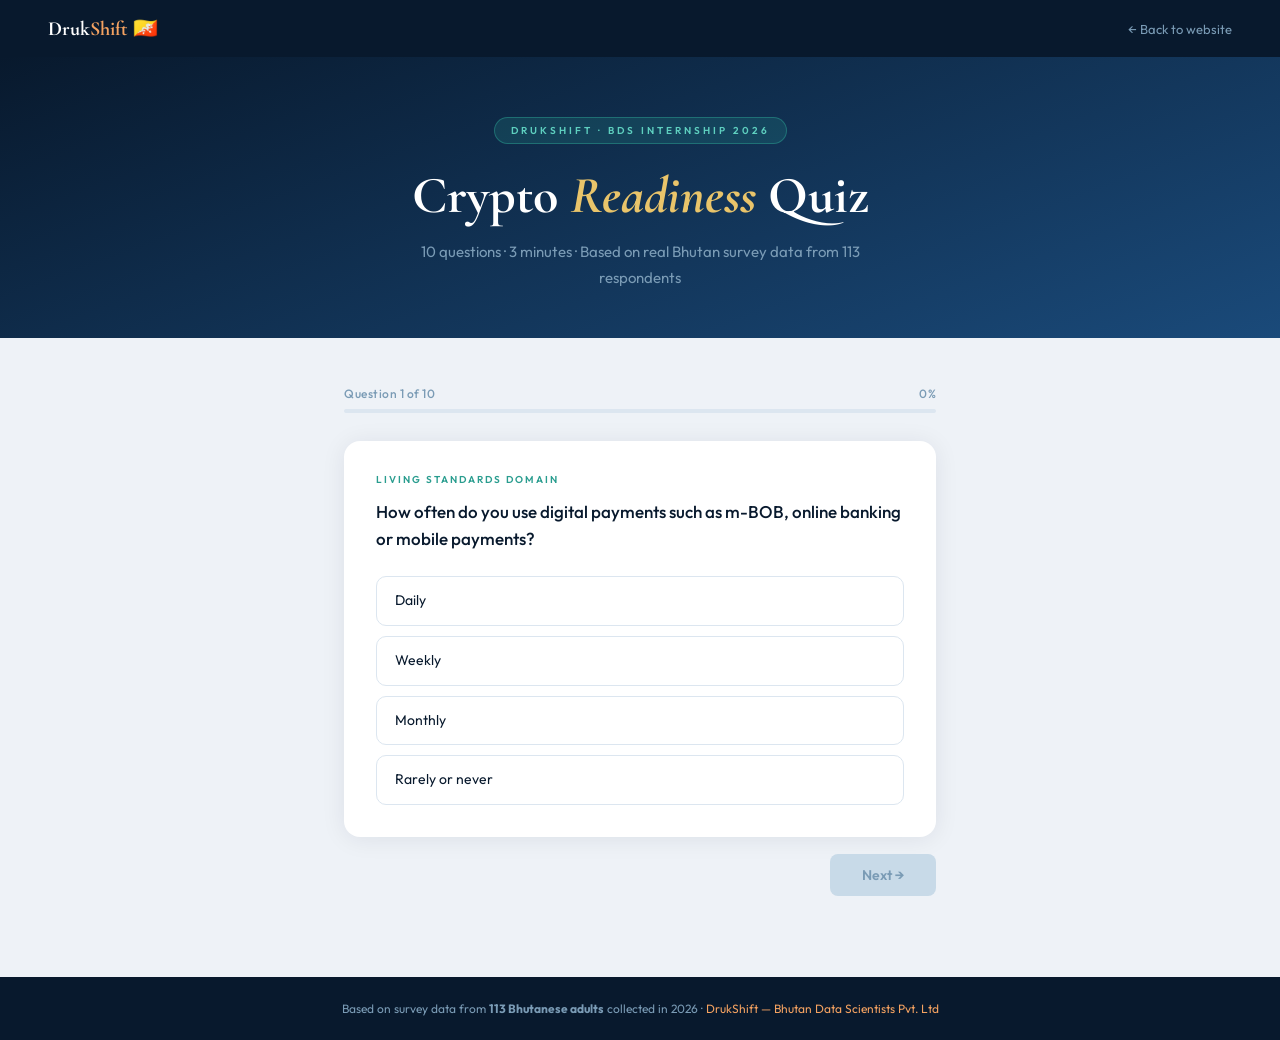
<file: web.html>
<!DOCTYPE html>
<html lang="en">
<head>
    <meta charset="UTF-8">
    <meta name="viewport" content="width=device-width, initial-scale=1.0">
    <title>Crypto Readiness Quiz | DrukShift</title>
    <link href="https://fonts.googleapis.com/css2?family=Cormorant+Garamond:wght@600;700&family=Outfit:wght@300;400;500;600&display=swap" rel="stylesheet">
    <style>
        * { margin: 0; padding: 0; box-sizing: border-box; }

        :root {
            --navy: #08192d;
            --blue: #1a4a7a;
            --mid: #2a6aad;
            --accent: #f4a261;
            --teal: #2a9d8f;
            --gold: #e9c46a;
            --red: #e63946;
            --light: #eef2f7;
            --white: #ffffff;
            --muted: #7a9bb5;
        }

        body {
            font-family: 'Outfit', sans-serif;
            background: var(--light);
            color: var(--navy);
            min-height: 100vh;
        }

        /* NAV */
        nav {
            background: var(--navy);
            padding: 16px 48px;
            display: flex;
            justify-content: space-between;
            align-items: center;
        }

        .nav-logo {
            font-family: 'Cormorant Garamond', serif;
            font-size: 20px;
            font-weight: 700;
            color: var(--white);
            text-decoration: none;
        }

        .nav-logo span { color: var(--accent); }

        .nav-back {
            font-size: 13px;
            color: var(--muted);
            text-decoration: none;
            transition: color 0.2s;
        }

        .nav-back:hover { color: var(--white); }

        /* HERO */
        .quiz-hero {
            background: linear-gradient(160deg, var(--navy) 0%, var(--blue) 100%);
            padding: 60px 48px 48px;
            text-align: center;
        }

        .quiz-badge {
            display: inline-block;
            background: rgba(42,157,143,0.2);
            border: 1px solid rgba(42,157,143,0.5);
            color: #5ecfbf;
            font-size: 10px;
            font-weight: 600;
            letter-spacing: 3px;
            text-transform: uppercase;
            padding: 6px 16px;
            border-radius: 50px;
            margin-bottom: 20px;
        }

        .quiz-hero h1 {
            font-family: 'Cormorant Garamond', serif;
            font-size: clamp(32px, 5vw, 52px);
            font-weight: 700;
            color: var(--white);
            margin-bottom: 12px;
        }

        .quiz-hero h1 em {
            font-style: italic;
            color: var(--gold);
        }

        .quiz-hero p {
            font-size: 15px;
            color: var(--muted);
            max-width: 500px;
            margin: 0 auto;
            line-height: 1.7;
        }

        /* MAIN */
        .quiz-main {
            max-width: 640px;
            margin: 0 auto;
            padding: 48px 24px 80px;
        }

        /* PROGRESS */
        .progress-wrap {
            margin-bottom: 28px;
        }

        .progress-label {
            display: flex;
            justify-content: space-between;
            font-size: 12px;
            color: var(--muted);
            margin-bottom: 8px;
            font-weight: 500;
            letter-spacing: 0.5px;
        }

        .progress-bar {
            height: 4px;
            background: #dce6f0;
            border-radius: 2px;
            overflow: hidden;
        }

        .progress-fill {
            height: 100%;
            background: var(--teal);
            border-radius: 2px;
            transition: width 0.4s ease;
        }

        /* QUESTION CARD */
        .question-card {
            background: var(--white);
            border-radius: 16px;
            padding: 32px;
            box-shadow: 0 2px 24px rgba(8,25,45,0.08);
            margin-bottom: 16px;
        }

        .question-domain {
            font-size: 10px;
            font-weight: 600;
            letter-spacing: 2px;
            text-transform: uppercase;
            color: var(--teal);
            margin-bottom: 12px;
        }

        .question-text {
            font-size: 17px;
            font-weight: 500;
            color: var(--navy);
            margin-bottom: 24px;
            line-height: 1.6;
        }

        .options {
            display: flex;
            flex-direction: column;
            gap: 10px;
        }

        .option-btn {
            text-align: left;
            padding: 14px 18px;
            border: 1px solid #dce6f0;
            border-radius: 10px;
            background: var(--white);
            color: var(--navy);
            font-size: 14px;
            font-family: 'Outfit', sans-serif;
            cursor: pointer;
            transition: all 0.15s;
            line-height: 1.4;
        }

        .option-btn:hover {
            background: #f0f8f5;
            border-color: var(--teal);
        }

        .option-btn.selected {
            background: #e1f5ee;
            border-color: var(--teal);
            color: #085041;
            font-weight: 500;
        }

        /* NAV BUTTONS */
        .nav-row {
            display: flex;
            justify-content: space-between;
            align-items: center;
        }

        .btn-prev {
            padding: 12px 24px;
            border: 1px solid #dce6f0;
            border-radius: 8px;
            background: var(--white);
            color: var(--muted);
            font-size: 14px;
            font-family: 'Outfit', sans-serif;
            cursor: pointer;
            transition: all 0.2s;
        }

        .btn-prev:hover { background: var(--light); color: var(--navy); }

        .btn-next {
            padding: 12px 32px;
            border: none;
            border-radius: 8px;
            background: var(--teal);
            color: var(--white);
            font-size: 14px;
            font-weight: 600;
            font-family: 'Outfit', sans-serif;
            cursor: pointer;
            transition: all 0.2s;
        }

        .btn-next:hover { background: #1a7a6e; transform: translateY(-1px); }

        .btn-next:disabled {
            background: #c8dae8;
            color: var(--muted);
            cursor: not-allowed;
            transform: none;
        }

        /* RESULTS */
        .result-wrap { display: none; }

        .result-top {
            background: var(--white);
            border-radius: 16px;
            padding: 40px 32px;
            box-shadow: 0 2px 24px rgba(8,25,45,0.08);
            text-align: center;
            margin-bottom: 20px;
        }

        .score-circle {
            width: 130px;
            height: 130px;
            border-radius: 50%;
            margin: 0 auto 24px;
            display: flex;
            flex-direction: column;
            align-items: center;
            justify-content: center;
        }

        .score-circle.high { background: #e1f5ee; }
        .score-circle.mid { background: #faeeda; }
        .score-circle.low { background: #fcebeb; }

        .score-num {
            font-family: 'Cormorant Garamond', serif;
            font-size: 44px;
            font-weight: 700;
            line-height: 1;
        }

        .score-circle.high .score-num { color: #085041; }
        .score-circle.mid .score-num { color: #412402; }
        .score-circle.low .score-num { color: #501313; }

        .score-denom {
            font-size: 13px;
            color: var(--muted);
            margin-top: 4px;
        }

        .result-title {
            font-family: 'Cormorant Garamond', serif;
            font-size: 28px;
            font-weight: 700;
            color: var(--navy);
            margin-bottom: 10px;
        }

        .result-desc {
            font-size: 14px;
            color: #4a6070;
            line-height: 1.8;
            max-width: 460px;
            margin: 0 auto 28px;
        }

        /* COMPARE GRID */
        .compare-grid {
            display: grid;
            grid-template-columns: repeat(3, 1fr);
            gap: 12px;
            margin-bottom: 28px;
        }

        .compare-card {
            background: var(--light);
            border-radius: 10px;
            padding: 16px 12px;
            text-align: center;
        }

        .compare-val {
            font-family: 'Cormorant Garamond', serif;
            font-size: 28px;
            font-weight: 700;
            color: var(--navy);
            line-height: 1;
            margin-bottom: 4px;
        }

        .compare-lbl {
            font-size: 11px;
            color: var(--muted);
            letter-spacing: 0.5px;
        }

        /* DOMAIN BARS */
        .domain-section {
            background: var(--white);
            border-radius: 16px;
            padding: 28px 32px;
            box-shadow: 0 2px 24px rgba(8,25,45,0.08);
            margin-bottom: 20px;
        }

        .domain-section-title {
            font-size: 15px;
            font-weight: 600;
            color: var(--navy);
            margin-bottom: 20px;
        }

        .domain-row {
            margin-bottom: 14px;
        }

        .domain-label {
            display: flex;
            justify-content: space-between;
            font-size: 12px;
            color: var(--muted);
            margin-bottom: 6px;
            font-weight: 500;
        }

        .domain-track {
            height: 6px;
            background: #e8eef4;
            border-radius: 3px;
            overflow: hidden;
        }

        .domain-fill {
            height: 100%;
            border-radius: 3px;
            transition: width 0.8s ease;
        }

        /* RECOMMENDATIONS */
        .reco-section {
            background: var(--navy);
            border-radius: 16px;
            padding: 28px 32px;
            margin-bottom: 24px;
        }

        .reco-title {
            font-size: 15px;
            font-weight: 600;
            color: var(--white);
            margin-bottom: 16px;
        }

        .reco-item {
            display: flex;
            gap: 12px;
            padding: 10px 0;
            border-bottom: 1px solid rgba(255,255,255,0.08);
            font-size: 13px;
            color: var(--muted);
            line-height: 1.6;
        }

        .reco-item:last-child { border-bottom: none; }

        .reco-dot {
            width: 6px;
            height: 6px;
            border-radius: 50%;
            background: var(--teal);
            flex-shrink: 0;
            margin-top: 7px;
        }

        /* RESTART */
        .restart-row {
            text-align: center;
        }

        .btn-restart {
            padding: 14px 40px;
            background: var(--teal);
            color: var(--white);
            border: none;
            border-radius: 10px;
            font-size: 15px;
            font-weight: 600;
            font-family: 'Outfit', sans-serif;
            cursor: pointer;
            transition: all 0.2s;
            margin-bottom: 16px;
        }

        .btn-restart:hover {
            background: #1a7a6e;
            transform: translateY(-2px);
        }

        .share-note {
            font-size: 12px;
            color: var(--muted);
        }

        /* FOOTER */
        .quiz-footer {
            background: var(--navy);
            padding: 24px 48px;
            text-align: center;
            font-size: 12px;
            color: var(--muted);
        }

        .quiz-footer a {
            color: var(--accent);
            text-decoration: none;
        }

        /* MOBILE */
        @media (max-width: 600px) {
            nav { padding: 14px 20px; }
            .quiz-hero { padding: 40px 20px 32px; }
            .quiz-main { padding: 32px 16px 60px; }
            .question-card { padding: 24px 20px; }
            .compare-grid { grid-template-columns: repeat(3, 1fr); gap: 8px; }
            .compare-val { font-size: 22px; }
            .domain-section { padding: 20px; }
            .reco-section { padding: 20px; }
        }
    </style>
</head>
<body>

    <!-- NAV -->
    <nav>
        <a href="index.html" class="nav-logo">Druk<span>Shift</span> 🇧🇹</a>
        <a href="index.html" class="nav-back">← Back to website</a>
    </nav>

    <!-- HERO -->
    <div class="quiz-hero">
        <div class="quiz-badge">DrukShift · BDS Internship 2026</div>
        <h1>Crypto <em>Readiness</em> Quiz</h1>
        <p>10 questions · 3 minutes · Based on real Bhutan survey data from 113 respondents</p>
    </div>

    <!-- MAIN -->
    <div class="quiz-main">

        <!-- QUIZ -->
        <div id="quizWrap">
            <div class="progress-wrap">
                <div class="progress-label">
                    <span id="progressText">Question 1 of 10</span>
                    <span id="progressPct">0%</span>
                </div>
                <div class="progress-bar">
                    <div class="progress-fill" id="progressFill" style="width:0%"></div>
                </div>
            </div>

            <div class="question-card">
                <div class="question-domain" id="questionDomain"></div>
                <div class="question-text" id="questionText"></div>
                <div class="options" id="optionsContainer"></div>
            </div>

            <div class="nav-row">
                <button class="btn-prev" id="prevBtn" onclick="prevQ()" style="visibility:hidden">← Back</button>
                <button class="btn-next" id="nextBtn" onclick="nextQ()" disabled>Next →</button>
            </div>
        </div>

        <!-- RESULTS -->
        <div class="result-wrap" id="resultWrap">

            <div class="result-top">
                <div class="score-circle" id="scoreCircle">
                    <div class="score-num" id="scoreNum">0</div>
                    <div class="score-denom">out of 16</div>
                </div>
                <div class="result-title" id="resultTitle"></div>
                <div class="result-desc" id="resultDesc"></div>
                <div class="compare-grid">
                    <div class="compare-card">
                        <div class="compare-val" id="yourPct">0%</div>
                        <div class="compare-lbl">Your readiness</div>
                    </div>
                    <div class="compare-card">
                        <div class="compare-val">80%</div>
                        <div class="compare-lbl">Bhutan average</div>
                    </div>
                    <div class="compare-card">
                        <div class="compare-val" id="vsAvg"></div>
                        <div class="compare-lbl">vs average</div>
                    </div>
                </div>
            </div>

            <div class="domain-section">
                <div class="domain-section-title">Your scores by GNH domain</div>
                <div id="domainBars"></div>
            </div>

            <div class="reco-section">
                <div class="reco-title">Your personalised recommendations</div>
                <div id="recoList"></div>
            </div>

            <div class="restart-row">
                <button class="btn-restart" onclick="restart()">Take the quiz again</button>
                <div class="share-note">Share your score with friends and colleagues!</div>
            </div>

        </div>
    </div>

    <!-- FOOTER -->
    <div class="quiz-footer">
        Based on survey data from <strong>113 Bhutanese adults</strong> collected in 2026 ·
        <a href="index.html">DrukShift — Bhutan Data Scientists Pvt. Ltd</a>
    </div>

    <script>
        const questions = [
            {
                text: "How often do you use digital payments such as m-BOB, online banking or mobile payments?",
                domain: "Living Standards",
                options: ["Daily", "Weekly", "Monthly", "Rarely or never"],
                scores: [4, 3, 2, 1]
            },
            {
                text: "Have you heard of cryptocurrency such as Bitcoin or Ethereum?",
                domain: "Community Vitality",
                options: ["Yes, I know it well", "Yes, I have heard of it", "I have heard the word but not much more", "No, never"],
                scores: [4, 3, 2, 1]
            },
            {
                text: "How well do you understand how cryptocurrency actually works?",
                domain: "Education",
                options: ["Very well — I could explain it to others", "Somewhat — I have basic knowledge", "Very little understanding", "Not at all"],
                scores: [4, 3, 2, 1]
            },
            {
                text: "How much do you trust digital financial tools for managing your money?",
                domain: "Psychological Wellbeing",
                options: ["Completely — I use them confidently", "Mostly yes", "Somewhat — I have some concerns", "Not really — I prefer traditional methods"],
                scores: [4, 3, 2, 1]
            },
            {
                text: "How concerned are you about security risks when using digital payments or crypto?",
                domain: "Psychological Wellbeing",
                options: ["Very concerned — I am always careful", "Somewhat concerned", "Not very concerned", "Not concerned at all"],
                scores: [4, 3, 2, 1]
            },
            {
                text: "Do you have reliable internet access available for daily use?",
                domain: "Living Standards",
                options: ["Yes, always reliable", "Most of the time", "Sometimes — it is inconsistent", "Rarely or never"],
                scores: [4, 3, 2, 1]
            },
            {
                text: "Would you consider adopting cryptocurrency if it was made safe and easy to use?",
                domain: "Community Vitality",
                options: ["Yes, definitely", "Probably yes", "Maybe — I would need more information", "No"],
                scores: [3, 2, 1, 0]
            },
            {
                text: "How familiar are you with digital financial tools like e-wallets or mobile banking apps?",
                domain: "Education",
                options: ["Very familiar — I use them regularly", "Somewhat familiar", "Slightly familiar but rarely use them", "Not familiar at all"],
                scores: [4, 3, 2, 1]
            },
            {
                text: "How personally ready do you feel to start using cryptocurrency today?",
                domain: "Readiness",
                options: ["Very ready — I could start now", "Somewhat ready", "Not very ready — I need more support", "Not ready at all"],
                scores: [5, 4, 2, 1]
            },
            {
                text: "What kind of support would help you most to adopt cryptocurrency?",
                domain: "Governance",
                options: ["Government regulations and consumer protection", "Training and education programs", "Better internet access in my area", "Simpler technology and easier apps"],
                scores: [3, 3, 2, 2]
            }
        ];

        const domainColors = {
            'Living Standards': '#2a9d8f',
            'Education': '#2a6aad',
            'Psychological Wellbeing': '#e63946',
            'Community Vitality': '#e9c46a',
            'Readiness': '#9b5de5',
            'Governance': '#f4a261'
        };

        let current = 0;
        let answers = new Array(questions.length).fill(null);

        function render() {
            const q = questions[current];
            document.getElementById('questionDomain').textContent = q.domain + ' domain';
            document.getElementById('questionText').textContent = q.text;

            const pct = Math.round((current / questions.length) * 100);
            document.getElementById('progressText').textContent = `Question ${current + 1} of ${questions.length}`;
            document.getElementById('progressPct').textContent = pct + '%';
            document.getElementById('progressFill').style.width = pct + '%';

            const container = document.getElementById('optionsContainer');
            container.innerHTML = '';
            q.options.forEach((opt, i) => {
                const btn = document.createElement('button');
                btn.className = 'option-btn' + (answers[current] === i ? ' selected' : '');
                btn.textContent = opt;
                btn.onclick = () => selectOption(i);
                container.appendChild(btn);
            });

            document.getElementById('prevBtn').style.visibility = current > 0 ? 'visible' : 'hidden';
            document.getElementById('nextBtn').disabled = answers[current] === null;
            document.getElementById('nextBtn').textContent = current === questions.length - 1 ? 'See my results →' : 'Next →';
        }

        function selectOption(i) {
            answers[current] = i;
            document.querySelectorAll('.option-btn').forEach((b, idx) => {
                b.className = 'option-btn' + (idx === i ? ' selected' : '');
            });
            document.getElementById('nextBtn').disabled = false;
        }

        function nextQ() {
            if (current < questions.length - 1) {
                current++;
                render();
            } else {
                showResults();
            }
        }

        function prevQ() {
            if (current > 0) { current--; render(); }
        }

        function showResults() {
            let total = 0;
            const domainScores = {};

            questions.forEach((q, i) => {
                const score = q.scores[answers[i]];
                total += score;
                if (!domainScores[q.domain]) domainScores[q.domain] = { score: 0, max: 0 };
                domainScores[q.domain].score += score;
                domainScores[q.domain].max += Math.max(...q.scores);
            });

            const maxScore = 16;
            const pct = Math.round((total / maxScore) * 100);
            const diff = pct - 80;

            document.getElementById('quizWrap').style.display = 'none';
            document.getElementById('resultWrap').style.display = 'block';
            document.getElementById('scoreNum').textContent = total;
            document.getElementById('yourPct').textContent = pct + '%';
            document.getElementById('vsAvg').textContent = (diff >= 0 ? '+' : '') + diff + '%';

            const circle = document.getElementById('scoreCircle');
            if (pct >= 80) {
                circle.className = 'score-circle high';
                document.getElementById('resultTitle').textContent = 'You are highly ready!';
                document.getElementById('resultDesc').textContent = 'Your score is at or above the Bhutan average of 80%. You have strong digital habits, good crypto awareness and are well positioned to adopt cryptocurrency safely with the right support in place.';
            } else if (pct >= 60) {
                circle.className = 'score-circle mid';
                document.getElementById('resultTitle').textContent = 'You are somewhat ready';
                document.getElementById('resultDesc').textContent = 'You have a solid foundation but there are areas to strengthen — particularly around crypto knowledge and security awareness. With targeted education and the right support you could reach full readiness.';
            } else {
                circle.className = 'score-circle low';
                document.getElementById('resultTitle').textContent = 'You need more support';
                document.getElementById('resultDesc').textContent = 'Your readiness is below the Bhutan average. This is common — especially for older age groups and those with limited internet access. The right education, infrastructure and community support can change this significantly.';
            }

            const domainContainer = document.getElementById('domainBars');
            domainContainer.innerHTML = '';
            Object.entries(domainScores).forEach(([domain, data]) => {
                const dpct = Math.round((data.score / data.max) * 100);
                const color = domainColors[domain] || '#888';
                domainContainer.innerHTML += `
                    <div class="domain-row">
                        <div class="domain-label">
                            <span>${domain}</span>
                            <span>${dpct}%</span>
                        </div>
                        <div class="domain-track">
                            <div class="domain-fill" style="width:${dpct}%; background:${color}"></div>
                        </div>
                    </div>`;
            });

            const recos = [];
            if (domainScores['Education'] && domainScores['Education'].score / domainScores['Education'].max < 0.7)
                recos.push('Take a crypto basics course — understanding how it works reduces your risk significantly');
            if (domainScores['Living Standards'] && domainScores['Living Standards'].score / domainScores['Living Standards'].max < 0.6)
                recos.push('Improve your internet access — reliable connectivity is the foundation for all digital finance');
            if (domainScores['Psychological Wellbeing'] && domainScores['Psychological Wellbeing'].score / domainScores['Psychological Wellbeing'].max < 0.6)
                recos.push('Learn about common crypto scams and red flags — awareness is your best protection');
            if (domainScores['Community Vitality'] && domainScores['Community Vitality'].score / domainScores['Community Vitality'].max < 0.6)
                recos.push('Start small — try a trusted digital payment app before moving to cryptocurrency');
            if (domainScores['Governance'] && domainScores['Governance'].score / domainScores['Governance'].max < 0.5)
                recos.push('Ask your bank or local government about crypto regulations and consumer protection in Bhutan');
            if (recos.length === 0)
                recos.push('You are well prepared — stay informed about crypto regulations and new developments in Bhutan');

            document.getElementById('recoList').innerHTML = recos
                .map(r => `<div class="reco-item"><div class="reco-dot"></div><span>${r}</span></div>`)
                .join('');

            window.scrollTo({ top: 0, behavior: 'smooth' });
        }

        function restart() {
            current = 0;
            answers = new Array(questions.length).fill(null);
            document.getElementById('resultWrap').style.display = 'none';
            document.getElementById('quizWrap').style.display = 'block';
            render();
            window.scrollTo({ top: 0, behavior: 'smooth' });
        }

        render();
    </script>

</body>
</html>
</file>
